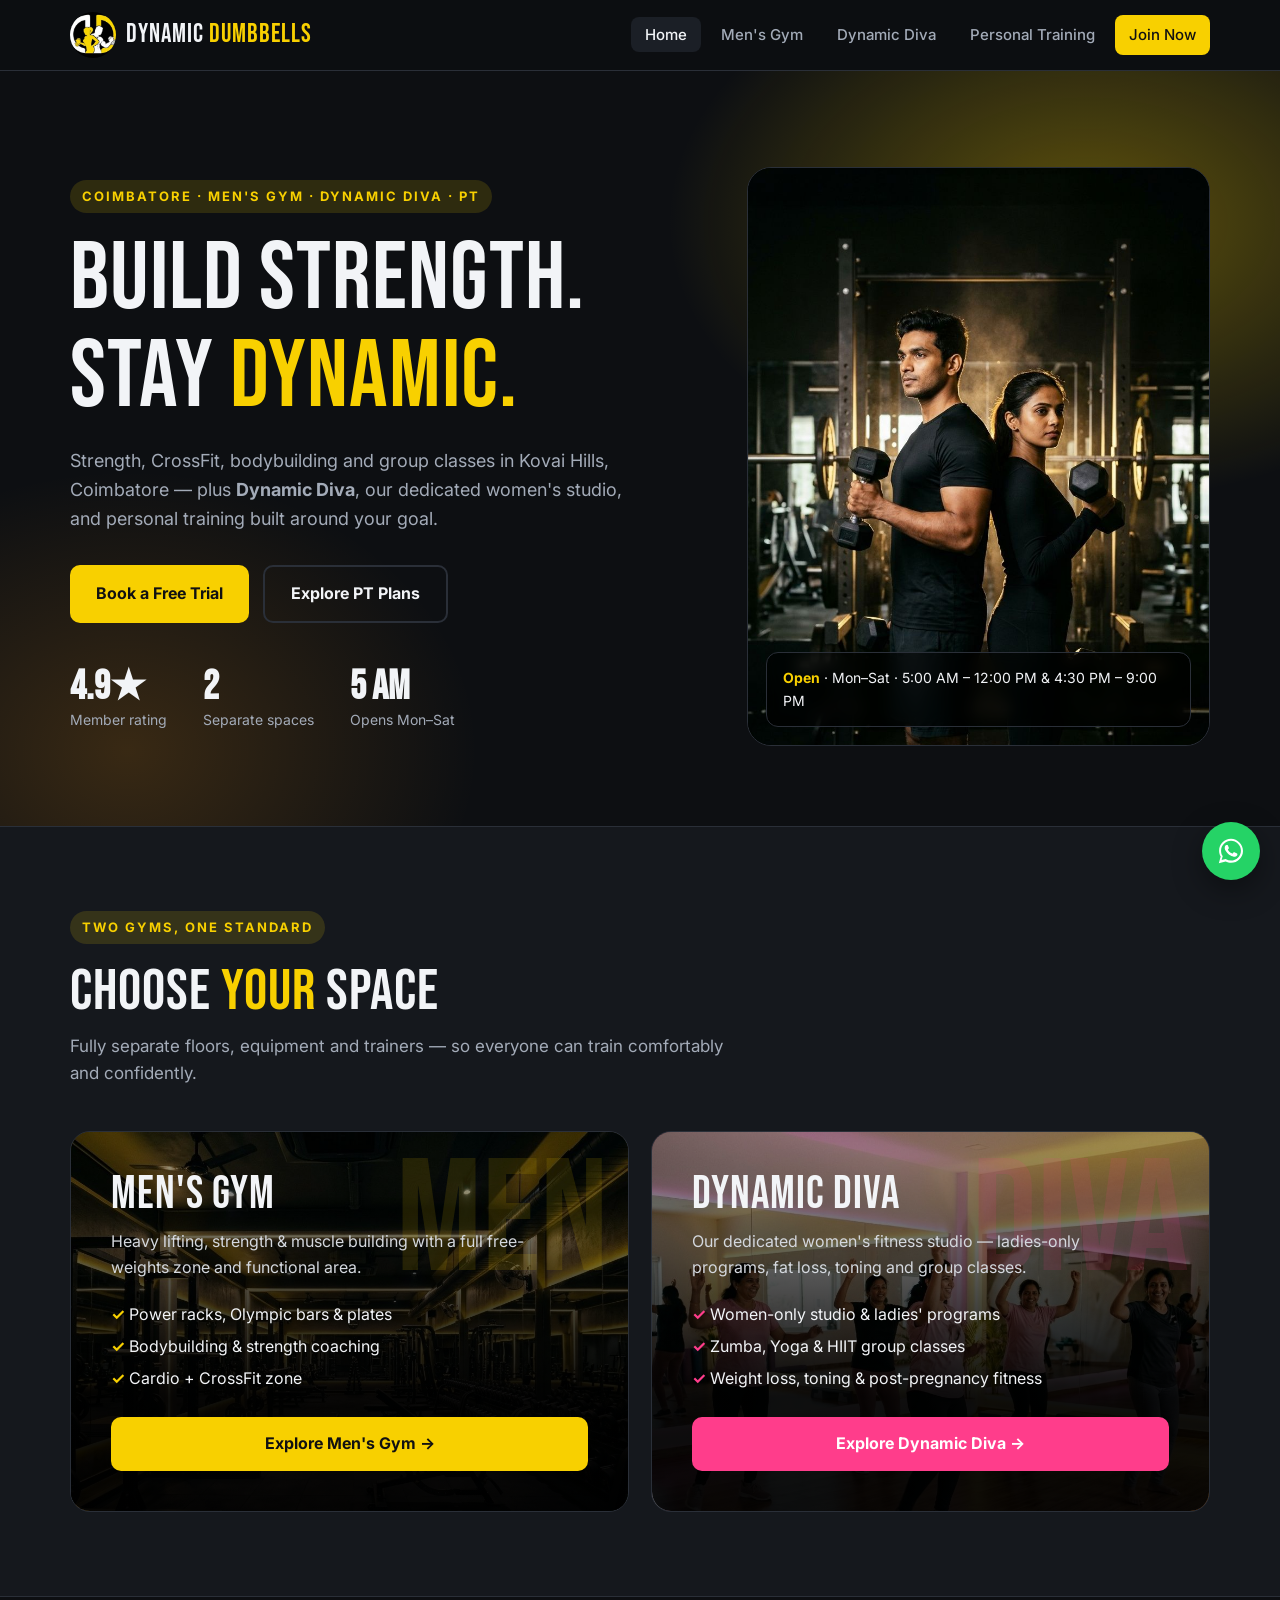
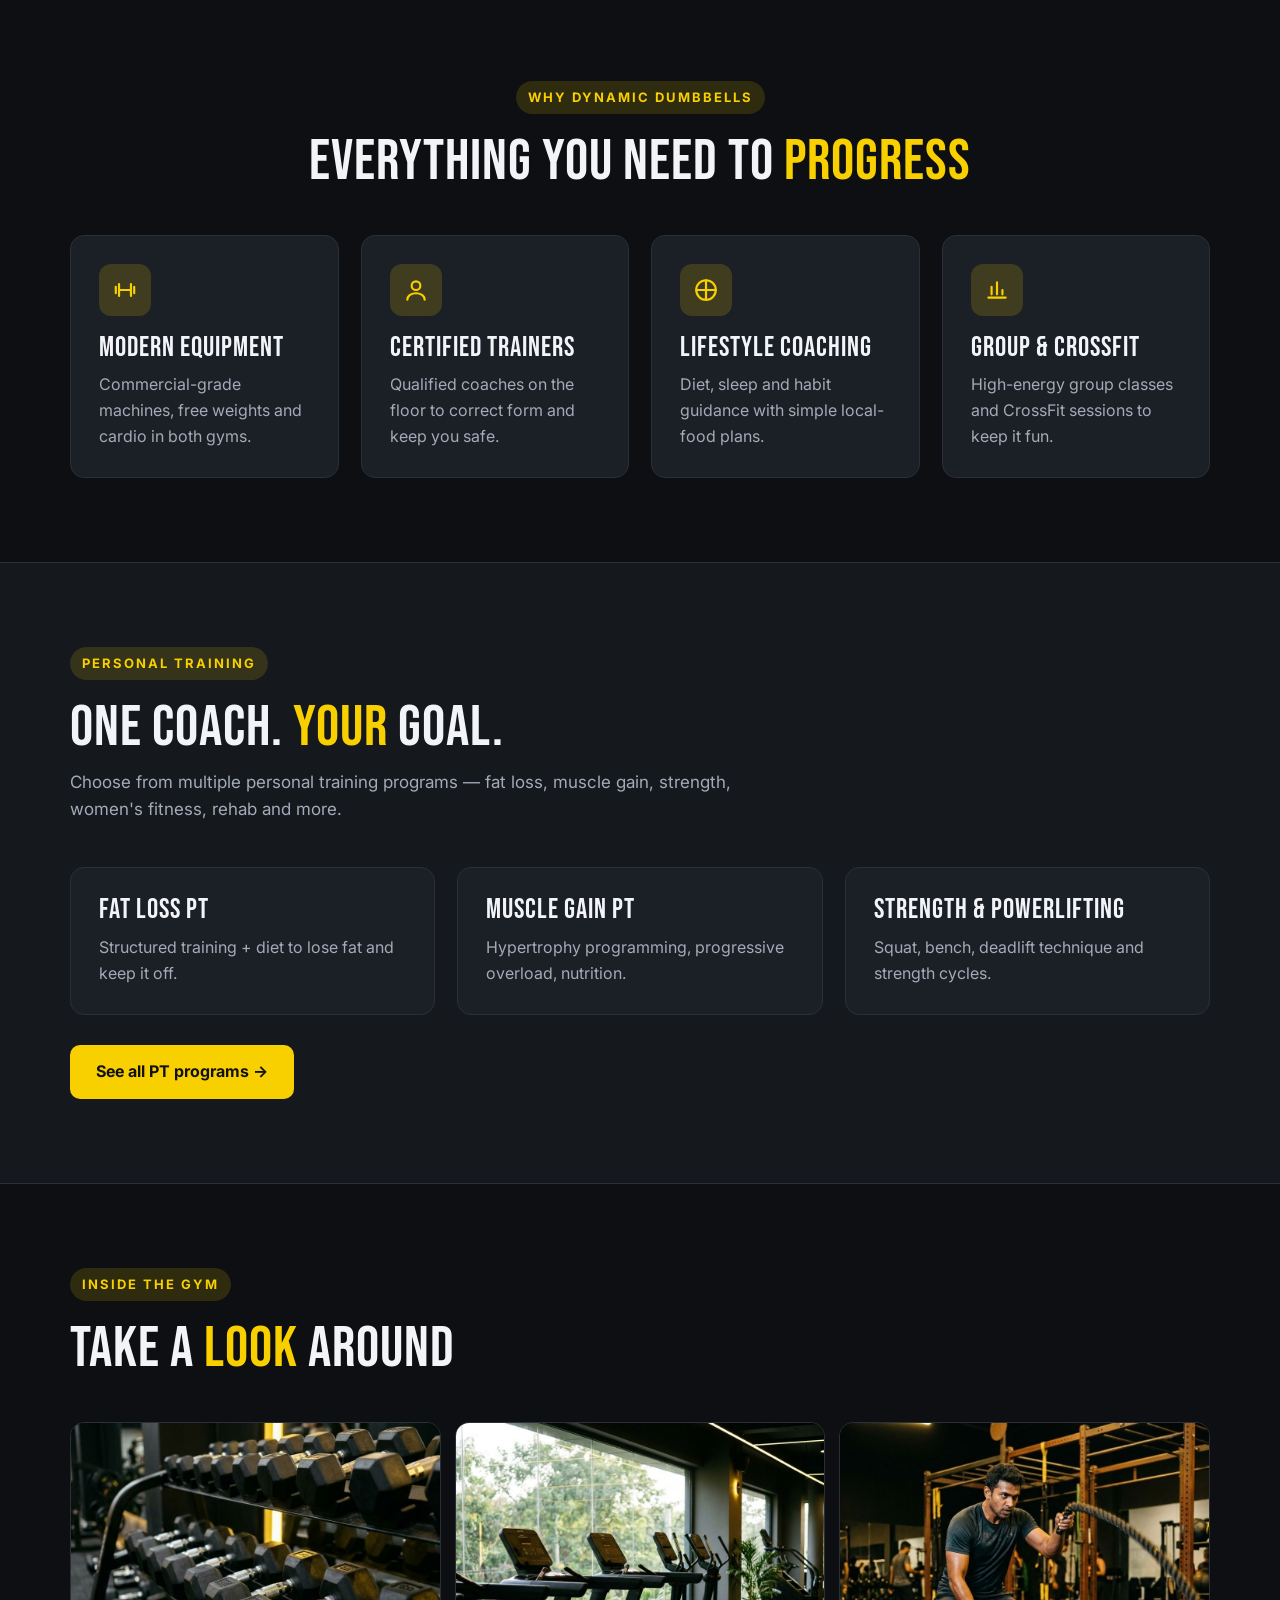
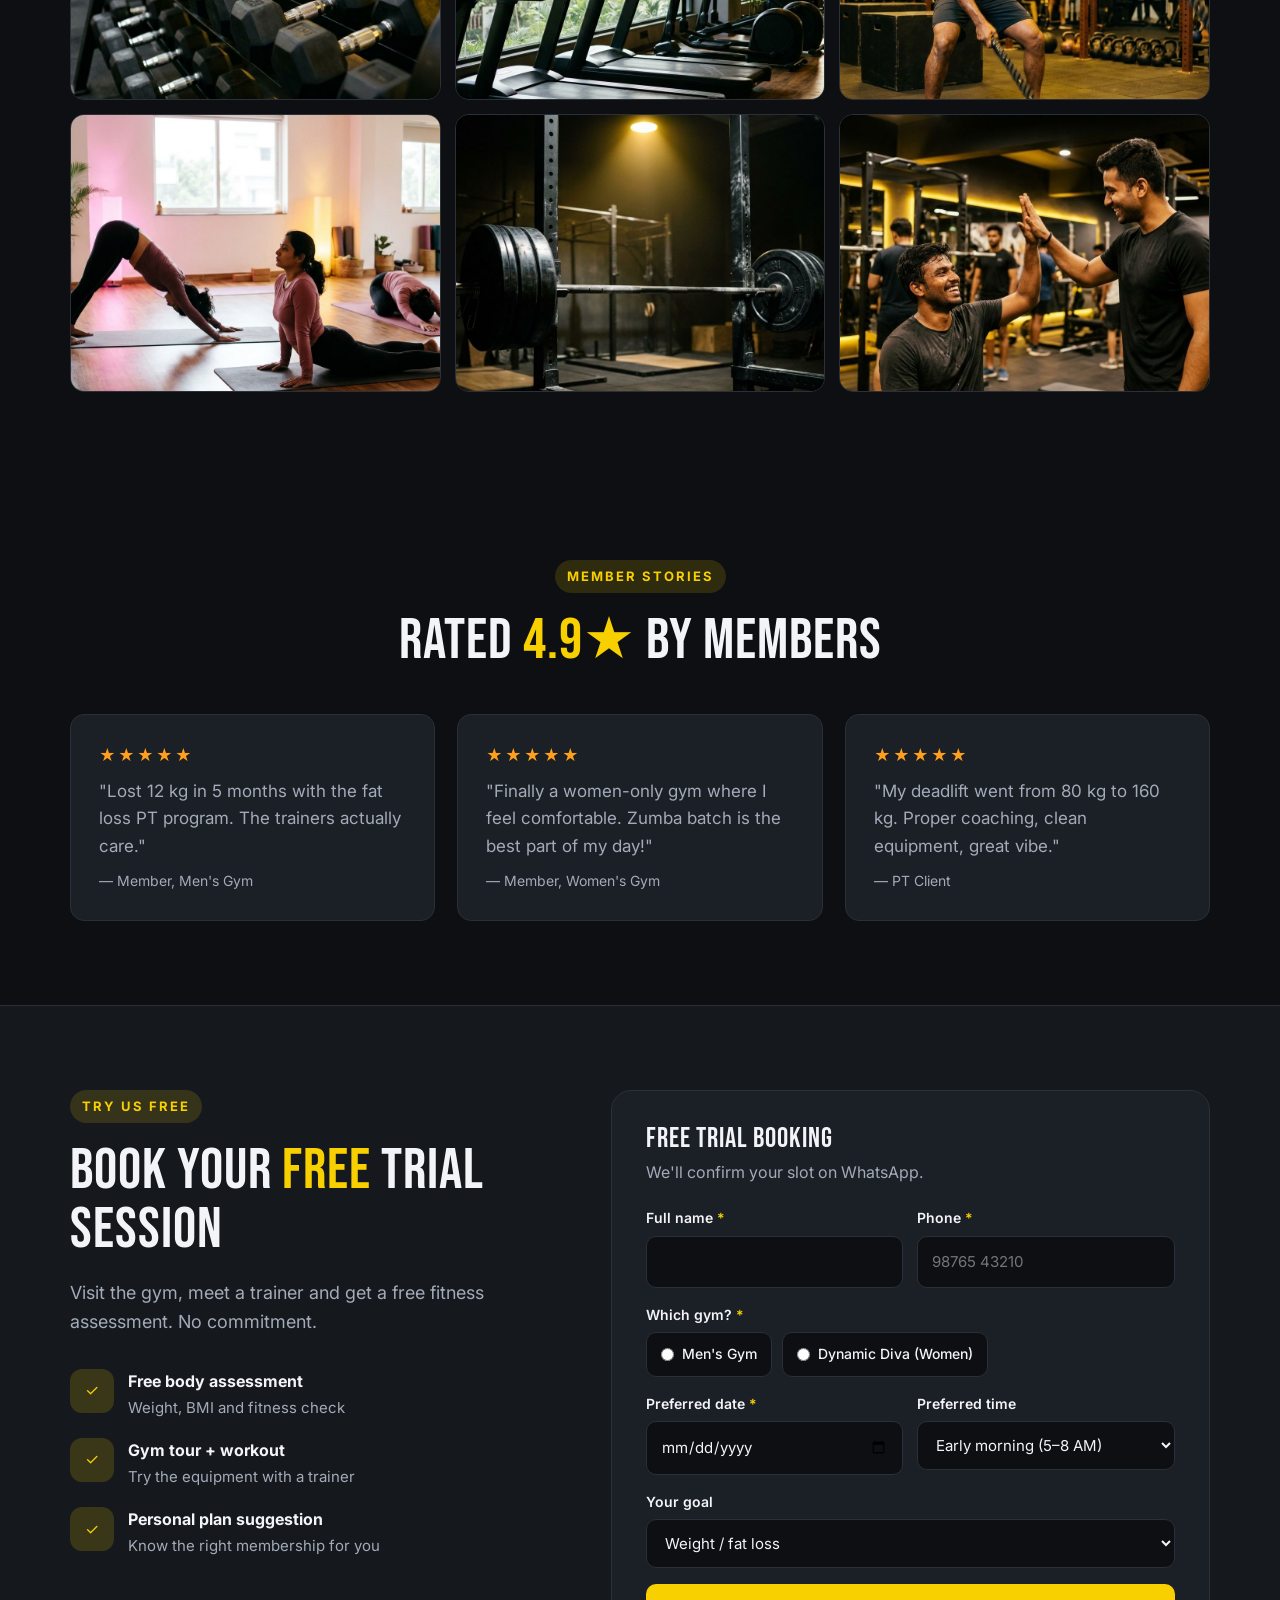
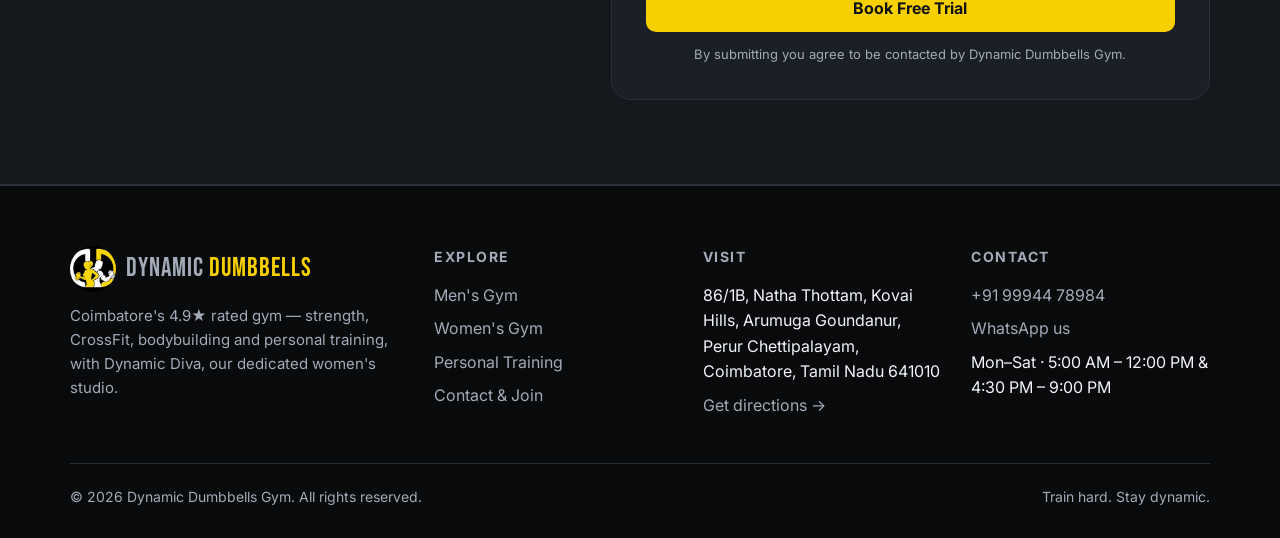
<file: index.html>
<!DOCTYPE html>
<html lang="en">
<head>
  <meta charset="UTF-8">
  <meta name="viewport" content="width=device-width, initial-scale=1.0">
  <title>Dynamic Dumbbells Gym, Coimbatore — Men's Gym, Dynamic Diva Women's Studio &amp; Personal Training</title>
  <meta name="description" content="Dynamic Dumbbells Gym, Perur Chettipalayam, Coimbatore. 4.9★ rated. Strength, CrossFit, bodybuilding, group classes, personal training and Dynamic Diva women's studio. Book a free trial.">
  <link rel="preconnect" href="https://fonts.googleapis.com">
  <link rel="preconnect" href="https://fonts.gstatic.com" crossorigin>
  <link href="https://fonts.googleapis.com/css2?family=Bebas+Neue&family=Inter:wght@400;500;600;700;800&display=swap" rel="stylesheet">
  <meta property="og:title" content="Dynamic Dumbbells Gym, Coimbatore">
  <meta property="og:description" content="4.9★ rated gym in Kovai Hills, Coimbatore — strength, CrossFit, Dynamic Diva women&#39;s studio &amp; personal training.">
  <meta property="og:image" content="https://prasanth-mj.github.io/dynamic-dumbbells/images/og-image.jpg">
  <meta property="og:type" content="website">
  <link rel="icon" href="images/logo.png">
  <link rel="apple-touch-icon" href="images/logo.png">
  <meta name="theme-color" content="#0d0f12">
  <link rel="stylesheet" href="styles.css">
</head>
<body data-page="home">
  <div id="site-header"></div>

  <main>
    <!-- HERO -->
    <section class="hero">
      <div class="container">
        <div>
          <span class="eyebrow">Coimbatore · Men's Gym · Dynamic Diva · PT</span>
          <h1>Build Strength.<br>Stay <em>Dynamic.</em></h1>
          <p class="lead">Strength, CrossFit, bodybuilding and group classes in Kovai Hills, Coimbatore — plus <b>Dynamic Diva</b>, our dedicated women's studio, and personal training built around your goal.</p>
          <div class="hero-actions">
            <a href="#free-trial" class="btn">Book a Free Trial</a>
            <a href="personal-training.html" class="btn btn-outline">Explore PT Plans</a>
          </div>
          <div class="hero-stats">
            <div><strong>4.9★</strong><span>Member rating</span></div>
            <div><strong>2</strong><span>Separate spaces</span></div>
            <div><strong>5 AM</strong><span>Opens Mon–Sat</span></div>
          </div>
        </div>
        <div class="hero-art reveal">
          <img class="hero-photo" src="images/home-hero.jpg" alt="Members training at Dynamic Dumbbells Gym" onerror="this.remove()">
          <svg viewBox="0 0 200 120" fill="none" aria-hidden="true">
            <defs><linearGradient id="g" x1="0" x2="1"><stop offset="0" stop-color="#f8d000"/><stop offset="1" stop-color="#ffffff"/></linearGradient></defs>
            <rect x="8" y="30" width="18" height="60" rx="5" fill="url(#g)"/>
            <rect x="30" y="20" width="22" height="80" rx="6" fill="url(#g)"/>
            <rect x="52" y="54" width="96" height="12" rx="6" fill="#d9dde3"/>
            <rect x="148" y="20" width="22" height="80" rx="6" fill="url(#g)"/>
            <rect x="174" y="30" width="18" height="60" rx="5" fill="url(#g)"/>
          </svg>
          <div class="tag"><b>Open</b> · <span data-gym="hours"></span></div>
        </div>
      </div>
    </section>

    <!-- TWO GYMS -->
    <section class="section-alt">
      <div class="container">
        <div class="section-head">
          <span class="eyebrow">Two gyms, one standard</span>
          <h2>Choose <em>your</em> space</h2>
          <p>Fully separate floors, equipment and trainers — so everyone can train comfortably and confidently.</p>
        </div>
        <div class="gym-split">
          <article class="gym-card men reveal">
            <img class="card-photo" src="images/mens-card.jpg" alt="" onerror="this.remove()">
            <span class="big">MEN</span>
            <h3>Men's Gym</h3>
            <p>Heavy lifting, strength &amp; muscle building with a full free-weights zone and functional area.</p>
            <ul>
              <li>Power racks, Olympic bars &amp; plates</li>
              <li>Bodybuilding &amp; strength coaching</li>
              <li>Cardio + CrossFit zone</li>
            </ul>
            <a href="mens-gym.html" class="btn">Explore Men's Gym →</a>
          </article>
          <article class="gym-card women reveal">
            <img class="card-photo" src="images/diva-card.jpg" alt="" onerror="this.remove()">
            <span class="big">DIVA</span>
            <h3>Dynamic Diva</h3>
            <p>Our dedicated women's fitness studio — ladies-only programs, fat loss, toning and group classes.</p>
            <ul>
              <li>Women-only studio &amp; ladies' programs</li>
              <li>Zumba, Yoga &amp; HIIT group classes</li>
              <li>Weight loss, toning &amp; post-pregnancy fitness</li>
            </ul>
            <a href="womens-gym.html" class="btn">Explore Dynamic Diva →</a>
          </article>
        </div>
      </div>
    </section>

    <!-- WHY US -->
    <section>
      <div class="container">
        <div class="section-head center">
          <span class="eyebrow">Why Dynamic Dumbbells</span>
          <h2>Everything you need to <em>progress</em></h2>
        </div>
        <div class="grid grid-4">
          <div class="card reveal">
            <div class="icon"><svg viewBox="0 0 24 24" fill="none" stroke="currentColor" stroke-width="2" stroke-linecap="round"><path d="M6.5 6.5v11M17.5 6.5v11M3.5 9v6M20.5 9v6M6.5 12h11"/></svg></div>
            <h3>Modern Equipment</h3>
            <p>Commercial-grade machines, free weights and cardio in both gyms.</p>
          </div>
          <div class="card reveal">
            <div class="icon"><svg viewBox="0 0 24 24" fill="none" stroke="currentColor" stroke-width="2" stroke-linecap="round"><circle cx="12" cy="8" r="4"/><path d="M4 21c0-4 4-6 8-6s8 2 8 6"/></svg></div>
            <h3>Certified Trainers</h3>
            <p>Qualified coaches on the floor to correct form and keep you safe.</p>
          </div>
          <div class="card reveal">
            <div class="icon"><svg viewBox="0 0 24 24" fill="none" stroke="currentColor" stroke-width="2" stroke-linecap="round"><path d="M12 3v18M3 12h18"/><circle cx="12" cy="12" r="9"/></svg></div>
            <h3>Lifestyle Coaching</h3>
            <p>Diet, sleep and habit guidance with simple local-food plans.</p>
          </div>
          <div class="card reveal">
            <div class="icon"><svg viewBox="0 0 24 24" fill="none" stroke="currentColor" stroke-width="2" stroke-linecap="round"><path d="M4 19h16M7 16V9M12 16V5M17 16v-4"/></svg></div>
            <h3>Group &amp; CrossFit</h3>
            <p>High-energy group classes and CrossFit sessions to keep it fun.</p>
          </div>
        </div>
      </div>
    </section>

    <!-- PT TEASER -->
    <section class="section-alt">
      <div class="container">
        <div class="section-head">
          <span class="eyebrow">Personal Training</span>
          <h2>One coach. <em>Your</em> goal.</h2>
          <p>Choose from multiple personal training programs — fat loss, muscle gain, strength, women's fitness, rehab and more.</p>
        </div>
        <div class="grid grid-3">
          <div class="card reveal"><h3>Fat Loss PT</h3><p>Structured training + diet to lose fat and keep it off.</p></div>
          <div class="card reveal"><h3>Muscle Gain PT</h3><p>Hypertrophy programming, progressive overload, nutrition.</p></div>
          <div class="card reveal"><h3>Strength &amp; Powerlifting</h3><p>Squat, bench, deadlift technique and strength cycles.</p></div>
        </div>
        <div style="margin-top:30px"><a href="personal-training.html" class="btn">See all PT programs →</a></div>
      </div>
    </section>

    <!-- GALLERY (hidden automatically until photos are added) -->
    <section id="gallery">
      <div class="container">
        <div class="section-head">
          <span class="eyebrow">Inside the gym</span>
          <h2>Take a <em>look</em> around</h2>
        </div>
        <div class="gallery">
          <figure class="reveal"><img src="images/gallery-1.jpg" alt="Free weights area" loading="lazy" onerror="this.parentNode.remove()"></figure>
          <figure class="reveal"><img src="images/gallery-2.jpg" alt="Cardio zone" loading="lazy" onerror="this.parentNode.remove()"></figure>
          <figure class="reveal"><img src="images/gallery-3.jpg" alt="CrossFit session" loading="lazy" onerror="this.parentNode.remove()"></figure>
          <figure class="reveal"><img src="images/gallery-4.jpg" alt="Dynamic Diva group class" loading="lazy" onerror="this.parentNode.remove()"></figure>
          <figure class="reveal"><img src="images/gallery-5.jpg" alt="Squat rack area" loading="lazy" onerror="this.parentNode.remove()"></figure>
          <figure class="reveal"><img src="images/gallery-6.jpg" alt="Trainer coaching a member" loading="lazy" onerror="this.parentNode.remove()"></figure>
        </div>
      </div>
    </section>

    <!-- TESTIMONIALS -->
    <section>
      <div class="container">
        <div class="section-head center">
          <span class="eyebrow">Member stories</span>
          <h2>Rated <em>4.9★</em> by members</h2>
        </div>
        <!-- TODO: replace with real Google reviews (copy text + first name with permission) -->
        <div class="grid grid-3">
          <div class="card reveal"><div class="stars">★★★★★</div><p class="quote">"Lost 12 kg in 5 months with the fat loss PT program. The trainers actually care."</p><p class="quote-by">— Member, Men's Gym</p></div>
          <div class="card reveal"><div class="stars">★★★★★</div><p class="quote">"Finally a women-only gym where I feel comfortable. Zumba batch is the best part of my day!"</p><p class="quote-by">— Member, Women's Gym</p></div>
          <div class="card reveal"><div class="stars">★★★★★</div><p class="quote">"My deadlift went from 80 kg to 160 kg. Proper coaching, clean equipment, great vibe."</p><p class="quote-by">— PT Client</p></div>
        </div>
      </div>
    </section>

    <!-- FORM: FREE TRIAL -->
    <section class="form-section section-alt" id="free-trial">
      <div class="container">
        <div>
          <span class="eyebrow">Try us free</span>
          <h2>Book your <em>free</em> trial session</h2>
          <p class="lead">Visit the gym, meet a trainer and get a free fitness assessment. No commitment.</p>
          <ul class="info-list">
            <li><div class="icon">✓</div><div><b>Free body assessment</b><span>Weight, BMI and fitness check</span></div></li>
            <li><div class="icon">✓</div><div><b>Gym tour + workout</b><span>Try the equipment with a trainer</span></div></li>
            <li><div class="icon">✓</div><div><b>Personal plan suggestion</b><span>Know the right membership for you</span></div></li>
          </ul>
        </div>
        <div class="form-card">
          <h3>Free Trial Booking</h3>
          <p>We'll confirm your slot on WhatsApp.</p>
          <form data-form="Free Trial Booking" novalidate>
            <div class="form-row">
              <div class="field"><label for="ft-name">Full name <span class="req">*</span></label><input id="ft-name" name="Name" required autocomplete="name"><span class="error">Please enter your name</span></div>
              <div class="field"><label for="ft-phone">Phone <span class="req">*</span></label><input id="ft-phone" name="Phone" type="tel" required autocomplete="tel" placeholder="98765 43210"><span class="error">Enter a valid phone number</span></div>
            </div>
            <div class="field">
              <label>Which gym? <span class="req">*</span></label>
              <div class="choice-group">
                <label><input type="radio" name="Gym" value="Men's Gym" required> Men's Gym</label>
                <label><input type="radio" name="Gym" value="Dynamic Diva (Women)"> Dynamic Diva (Women)</label>
              </div>
              <span class="error">Please choose a gym</span>
            </div>
            <div class="form-row">
              <div class="field"><label for="ft-date">Preferred date <span class="req">*</span></label><input id="ft-date" name="Date" type="date" required><span class="error">Pick a date</span></div>
              <div class="field"><label for="ft-time">Preferred time</label>
                <select id="ft-time" name="Time">
                  <option>Early morning (5–8 AM)</option><option>Morning (8 AM–12 PM)</option><option>Evening (4:30–7 PM)</option><option>Night (7–9 PM)</option>
                </select>
              </div>
            </div>
            <div class="field"><label for="ft-goal">Your goal</label>
              <select id="ft-goal" name="Goal">
                <option>Weight / fat loss</option><option>Muscle gain</option><option>Strength / CrossFit</option><option>General fitness</option><option>Not sure yet</option>
              </select>
            </div>
            <button class="btn btn-block" type="submit">Book Free Trial</button>
            <p class="form-note">By submitting you agree to be contacted by Dynamic Dumbbells Gym.</p>
          </form>
          <div class="form-success"><div class="tick">✓</div><h3>Thank you<span data-name></span>!</h3><p>Your trial request is ready on WhatsApp — just hit send and we'll confirm your slot.</p></div>
        </div>
      </div>
    </section>
  </main>

  <div id="site-footer"></div>
  <script src="script.js"></script>
</body>
</html>
</file>
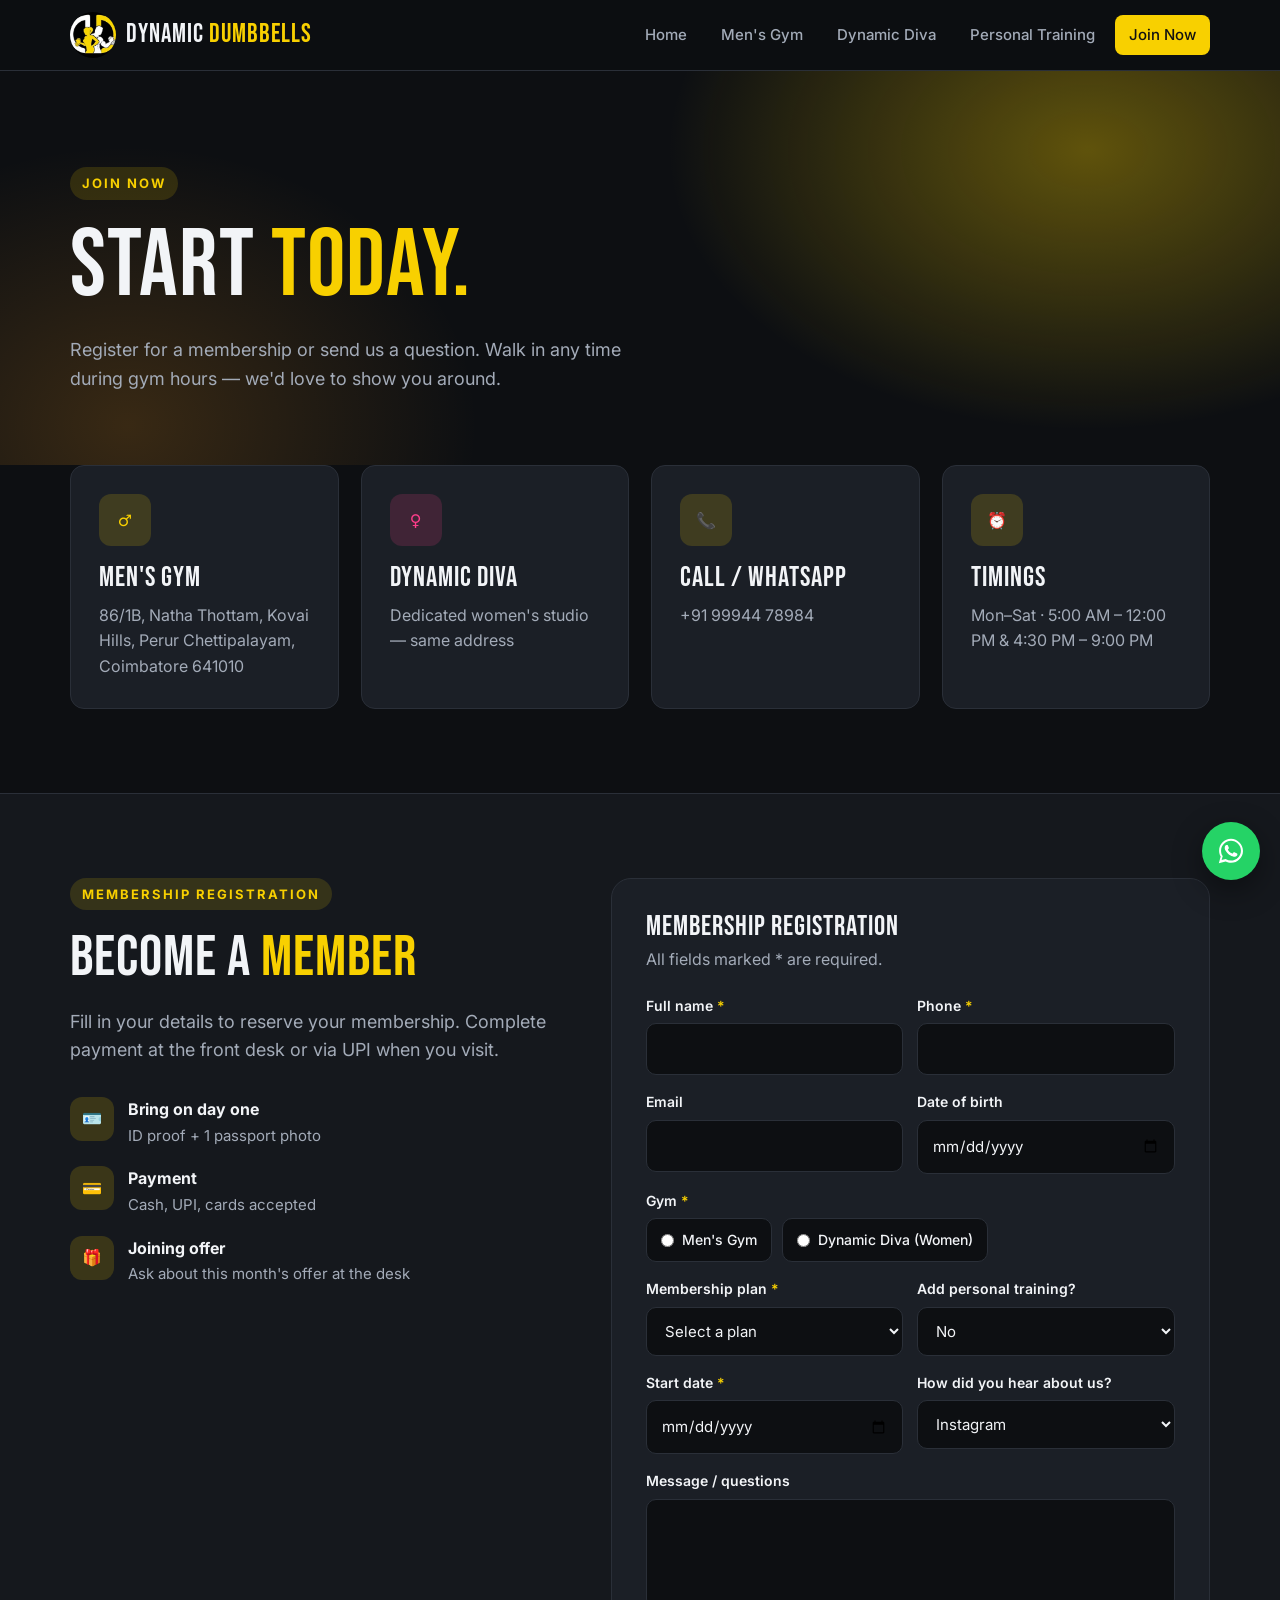
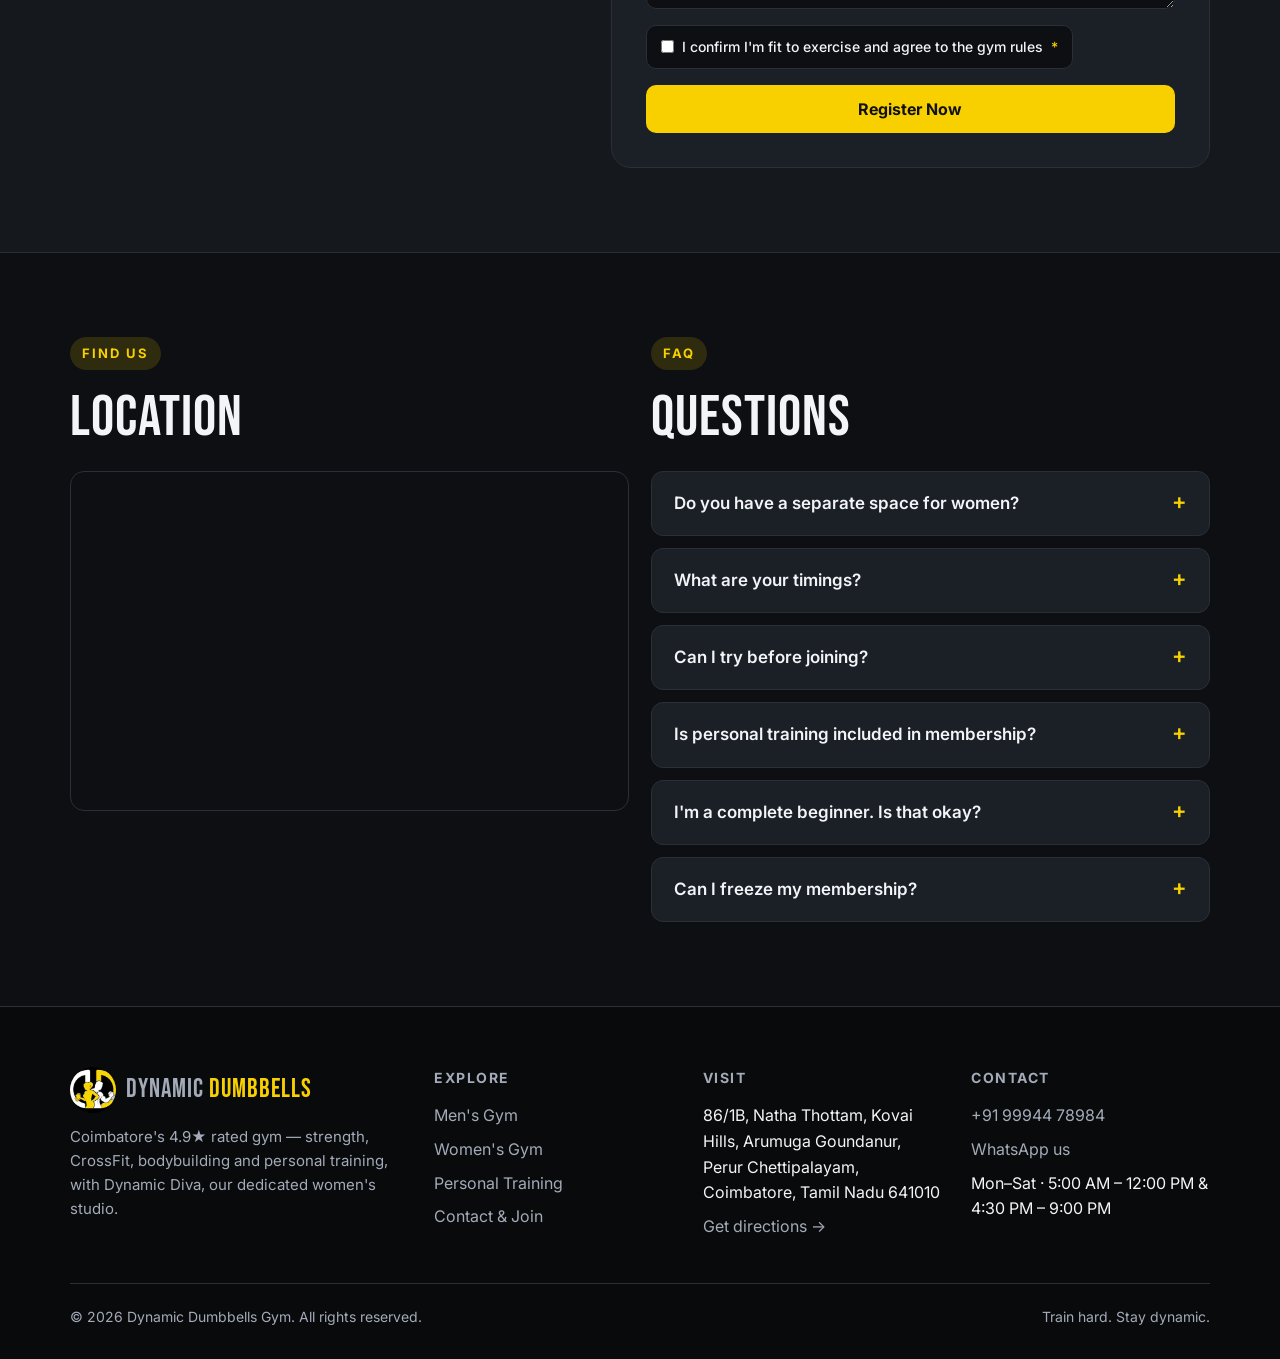
<file: contact.html>
<!DOCTYPE html>
<html lang="en">
<head>
  <meta charset="UTF-8">
  <meta name="viewport" content="width=device-width, initial-scale=1.0">
  <title>Join &amp; Contact — Dynamic Dumbbells Gym, Coimbatore</title>
  <meta name="description" content="Join Dynamic Dumbbells Gym, 86/1B Natha Thottam, Kovai Hills, Perur Chettipalayam, Coimbatore. Call +91 99944 78984. Membership registration, timings and FAQs.">
  <link rel="preconnect" href="https://fonts.googleapis.com">
  <link rel="preconnect" href="https://fonts.gstatic.com" crossorigin>
  <link href="https://fonts.googleapis.com/css2?family=Bebas+Neue&family=Inter:wght@400;500;600;700;800&display=swap" rel="stylesheet">
  <meta property="og:title" content="Join Dynamic Dumbbells Gym">
  <meta property="og:description" content="4.9★ rated gym in Kovai Hills, Coimbatore — strength, CrossFit, Dynamic Diva women&#39;s studio &amp; personal training.">
  <meta property="og:image" content="https://prasanth-mj.github.io/dynamic-dumbbells/images/og-image.jpg">
  <meta property="og:type" content="website">
  <link rel="icon" href="images/logo.png">
  <link rel="apple-touch-icon" href="images/logo.png">
  <meta name="theme-color" content="#0d0f12">
  <link rel="stylesheet" href="styles.css">
  <style>
    details { background: var(--card); border: 1px solid var(--line); border-radius: 12px; padding: 18px 22px; }
    details + details { margin-top: 12px; }
    summary { cursor: pointer; font-weight: 600; font-size: 17px; list-style: none; display: flex; justify-content: space-between; gap: 12px; }
    summary::after { content: "+"; color: var(--accent); font-size: 22px; line-height: 1; }
    details[open] summary::after { content: "–"; }
    details p { color: var(--muted); margin-top: 10px; }
  </style>
</head>
<body data-page="contact">
  <div id="site-header"></div>

  <main>
    <section class="hero" style="padding-bottom:40px">
      <div class="container" style="grid-template-columns:1fr">
        <div>
          <span class="eyebrow">Join now</span>
          <h1>Start <em>today.</em></h1>
          <p class="lead">Register for a membership or send us a question. Walk in any time during gym hours — we'd love to show you around.</p>
        </div>
      </div>
    </section>

    <!-- CONTACT CARDS -->
    <section style="padding-top:0">
      <div class="container">
        <div class="grid grid-4">
          <div class="card reveal" style="--accent:var(--men)"><div class="icon">♂</div><h3>Men's Gym</h3><p data-gym="menAddress"></p></div>
          <div class="card reveal" style="--accent:var(--women)"><div class="icon">♀</div><h3>Dynamic Diva</h3><p>Dedicated women's studio — same address</p></div>
          <div class="card reveal"><div class="icon">📞</div><h3>Call / WhatsApp</h3><p><a data-gym-tel data-gym="phone"></a></p></div>
          <div class="card reveal"><div class="icon">⏰</div><h3>Timings</h3><p data-gym="hours"></p></div>
        </div>
      </div>
    </section>

    <!-- REGISTRATION FORM -->
    <section class="form-section section-alt" id="join">
      <div class="container">
        <div>
          <span class="eyebrow">Membership registration</span>
          <h2>Become a <em>member</em></h2>
          <p class="lead">Fill in your details to reserve your membership. Complete payment at the front desk or via UPI when you visit.</p>
          <ul class="info-list">
            <li><div class="icon">🪪</div><div><b>Bring on day one</b><span>ID proof + 1 passport photo</span></div></li>
            <li><div class="icon">💳</div><div><b>Payment</b><span>Cash, UPI, cards accepted</span></div></li>
            <li><div class="icon">🎁</div><div><b>Joining offer</b><span>Ask about this month's offer at the desk</span></div></li>
          </ul>
        </div>
        <div class="form-card">
          <h3>Membership Registration</h3>
          <p>All fields marked * are required.</p>
          <form data-form="New Membership Registration" novalidate>
            <div class="form-row">
              <div class="field"><label for="c-name">Full name <span class="req">*</span></label><input id="c-name" name="Name" required autocomplete="name"><span class="error">Please enter your name</span></div>
              <div class="field"><label for="c-phone">Phone <span class="req">*</span></label><input id="c-phone" name="Phone" type="tel" required autocomplete="tel"><span class="error">Enter a valid phone number</span></div>
            </div>
            <div class="form-row">
              <div class="field"><label for="c-email">Email</label><input id="c-email" name="Email" type="email" autocomplete="email"><span class="error">Enter a valid email</span></div>
              <div class="field"><label for="c-dob">Date of birth</label><input id="c-dob" name="Date of birth" type="date"></div>
            </div>
            <div class="field">
              <label>Gym <span class="req">*</span></label>
              <div class="choice-group">
                <label><input type="radio" name="Gym" value="Men's Gym" required> Men's Gym</label>
                <label><input type="radio" name="Gym" value="Dynamic Diva (Women)"> Dynamic Diva (Women)</label>
              </div>
              <span class="error">Please choose a gym</span>
            </div>
            <div class="form-row">
              <div class="field"><label for="c-plan">Membership plan <span class="req">*</span></label>
                <select id="c-plan" name="Plan" required>
                  <option value="">Select a plan</option><option>Monthly</option><option>Quarterly</option><option>Half-Yearly</option><option>Yearly</option>
                </select><span class="error">Please choose a plan</span>
              </div>
              <div class="field"><label for="c-pt">Add personal training?</label>
                <select id="c-pt" name="Personal training">
                  <option>No</option><option>Fat Loss</option><option>Muscle Gain</option><option>Strength &amp; Powerlifting</option><option>Women's Fitness</option><option>Competition Prep</option><option>Rehab &amp; Mobility</option><option>Lifestyle Coaching</option><option>Online Coaching</option>
                </select>
              </div>
            </div>
            <div class="form-row">
              <div class="field"><label for="c-start">Start date <span class="req">*</span></label><input id="c-start" name="Start date" type="date" required><span class="error">Pick a start date</span></div>
              <div class="field"><label for="c-source">How did you hear about us?</label>
                <select id="c-source" name="Source"><option>Instagram</option><option>Google</option><option>Friend / family</option><option>Walked past</option><option>Other</option></select>
              </div>
            </div>
            <div class="field"><label for="c-msg">Message / questions</label><textarea id="c-msg" name="Message"></textarea></div>
            <div class="field">
              <div class="choice-group">
                <label><input type="checkbox" name="Consent" value="Agreed" required> I confirm I'm fit to exercise and agree to the gym rules <span class="req">*</span></label>
              </div>
              <span class="error">Please confirm to continue</span>
            </div>
            <button class="btn btn-block" type="submit">Register Now</button>
          </form>
          <div class="form-success"><div class="tick">✓</div><h3>Welcome to the team<span data-name></span>!</h3><p>Your registration is ready on WhatsApp — hit send and we'll confirm your membership and start date.</p></div>
        </div>
      </div>
    </section>

    <!-- MAP + FAQ -->
    <section>
      <div class="container grid grid-2" style="align-items:start">
        <div>
          <div class="section-head" style="margin-bottom:24px"><span class="eyebrow">Find us</span><h2>Location</h2></div>
          <div class="map"><iframe title="Gym location map" loading="lazy" src="https://www.google.com/maps?q=Dynamic+Dumbbells+Gym,+86/1B+Natha+Thottam,+Kovai+Hills,+Perur+Chettipalayam,+Coimbatore+641010&output=embed"></iframe></div>
        </div>
        <div>
          <div class="section-head" style="margin-bottom:24px"><span class="eyebrow">FAQ</span><h2>Questions</h2></div>
          <details><summary>Do you have a separate space for women?</summary><p>Yes — Dynamic Diva is our dedicated women's fitness studio with ladies-only programs and group classes.</p></details>
          <details><summary>What are your timings?</summary><p>Monday to Saturday, 5:00 AM – 12:00 PM and 4:30 PM – 9:00 PM. Call us for holiday timings.</p></details>
          <details><summary>Can I try before joining?</summary><p>Yes — book a free trial on the home page and get a free assessment and workout.</p></details>
          <details><summary>Is personal training included in membership?</summary><p>PT is a separate add-on. Half-yearly and yearly members get free PT sessions included.</p></details>
          <details><summary>I'm a complete beginner. Is that okay?</summary><p>Absolutely. Floor trainers will teach you the basics and we run a dedicated beginner batch.</p></details>
          <details><summary>Can I freeze my membership?</summary><p>Quarterly and longer plans can be paused for travel or medical reasons — ask at the front desk.</p></details>
        </div>
      </div>
    </section>
  </main>

  <div id="site-footer"></div>
  <script src="script.js"></script>
</body>
</html>
</file>
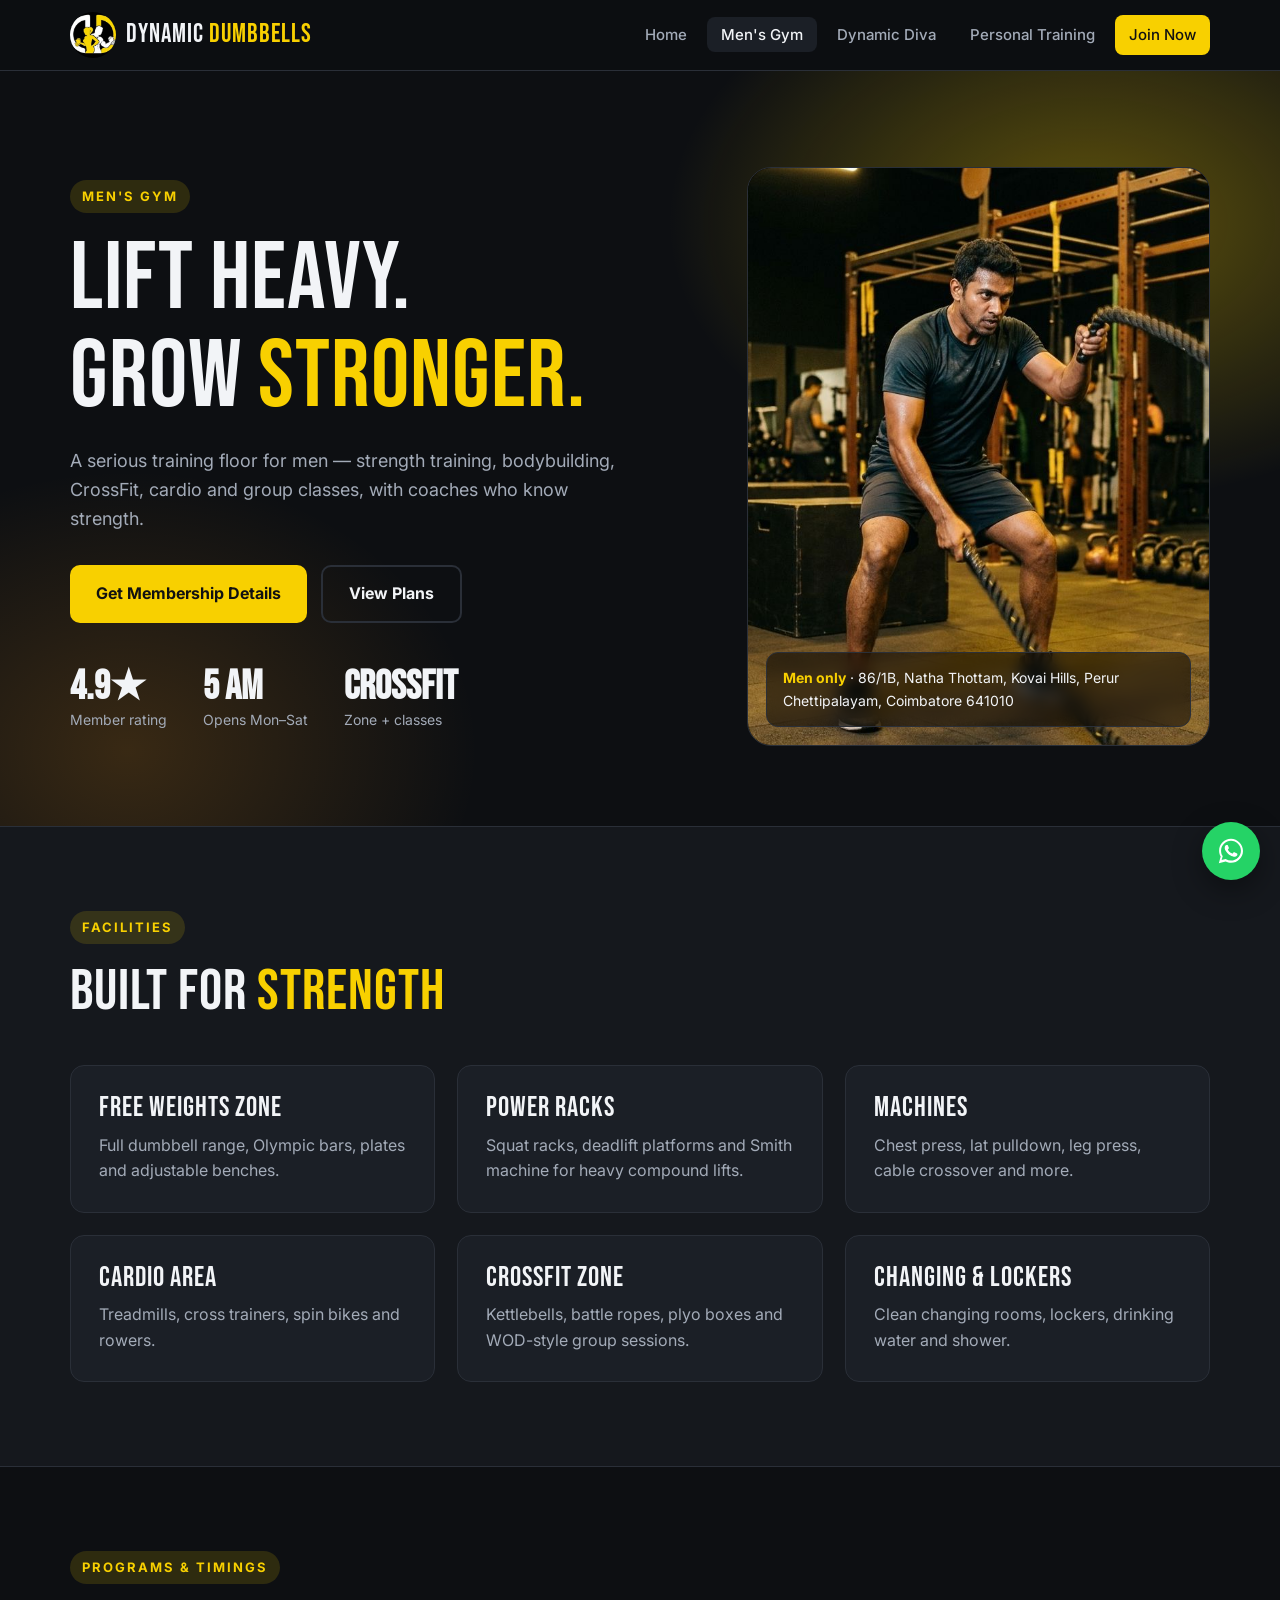
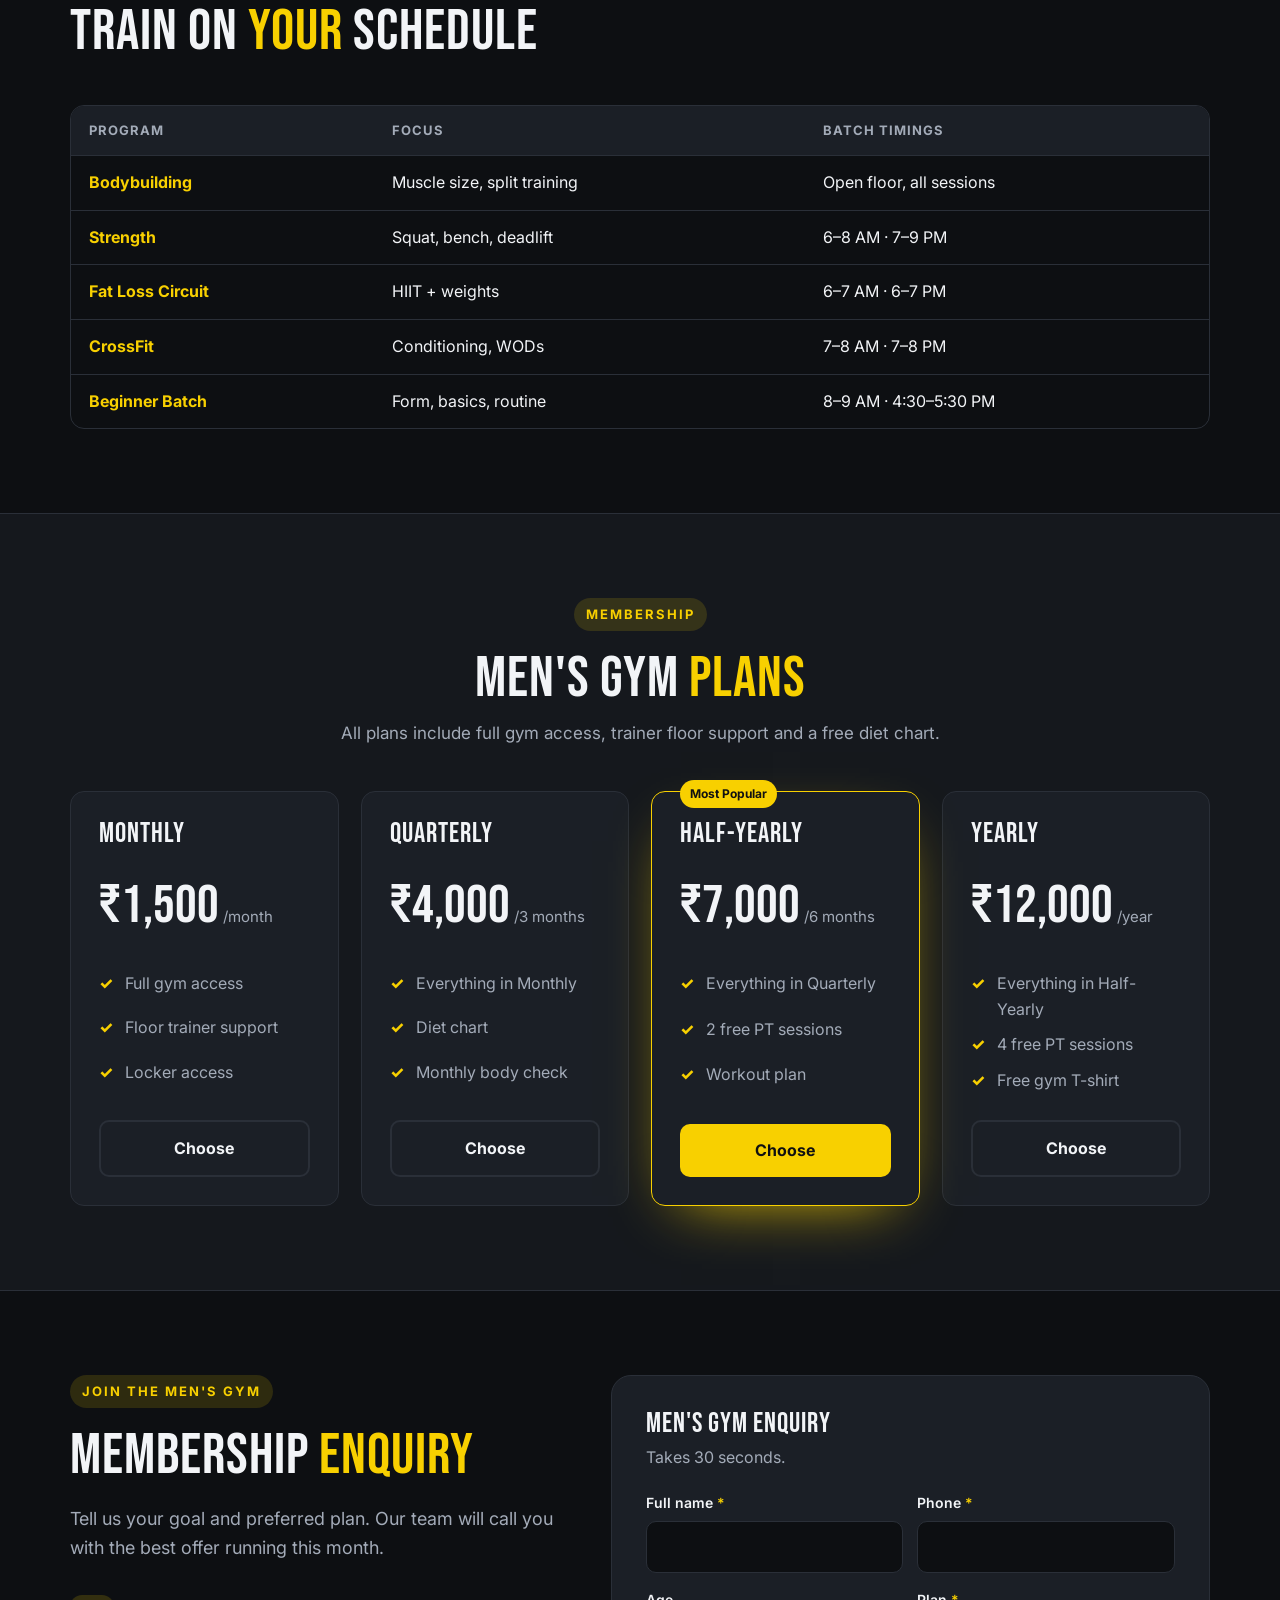
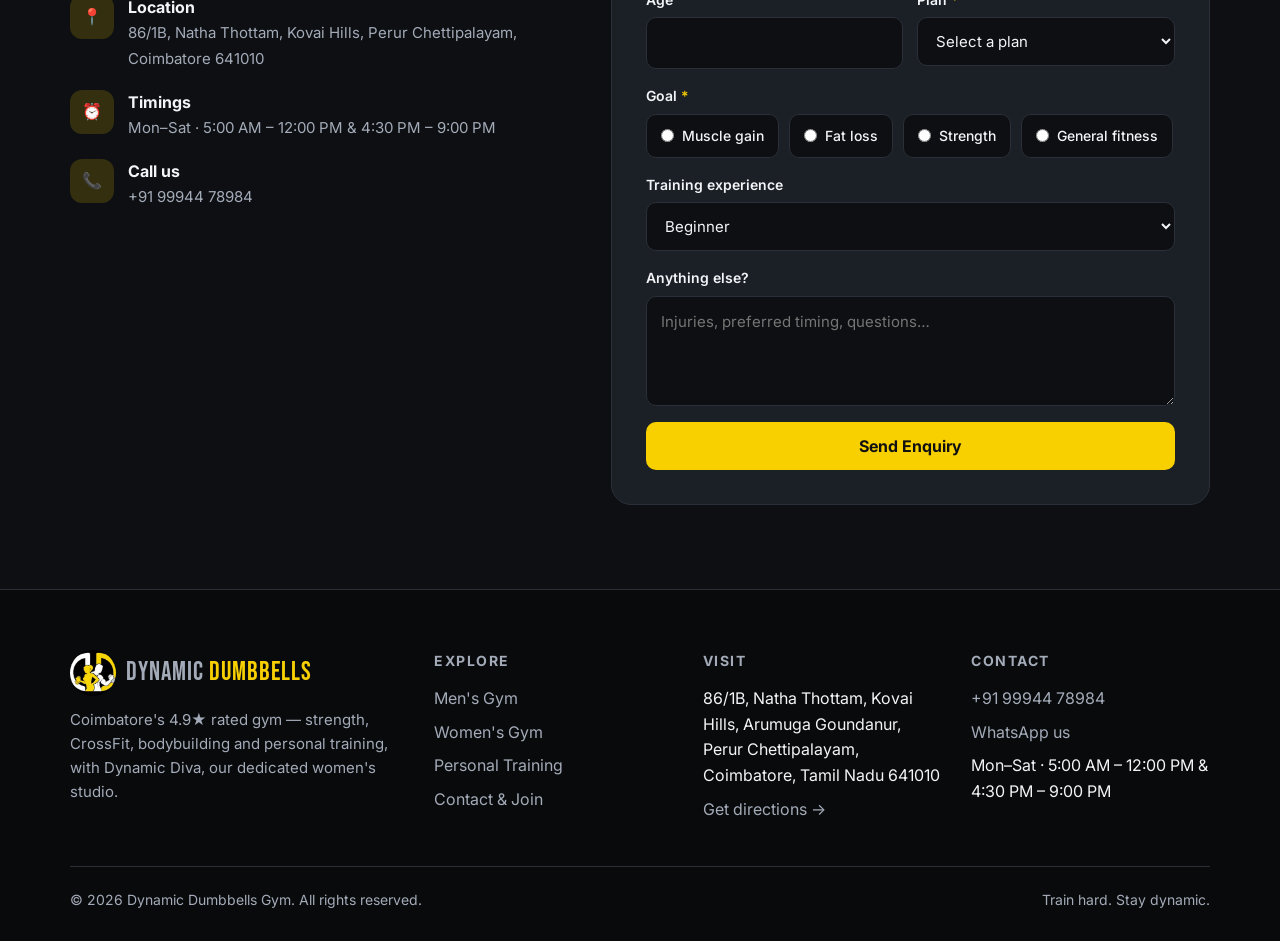
<file: mens-gym.html>
<!DOCTYPE html>
<html lang="en">
<head>
  <meta charset="UTF-8">
  <meta name="viewport" content="width=device-width, initial-scale=1.0">
  <title>Men's Gym — Dynamic Dumbbells Gym, Coimbatore</title>
  <meta name="description" content="Dynamic Dumbbells Men's Gym: strength training, bodybuilding, free weights, cardio and functional training with certified trainers.">
  <link rel="preconnect" href="https://fonts.googleapis.com">
  <link rel="preconnect" href="https://fonts.gstatic.com" crossorigin>
  <link href="https://fonts.googleapis.com/css2?family=Bebas+Neue&family=Inter:wght@400;500;600;700;800&display=swap" rel="stylesheet">
  <meta property="og:title" content="Men&#39;s Gym — Dynamic Dumbbells">
  <meta property="og:description" content="4.9★ rated gym in Kovai Hills, Coimbatore — strength, CrossFit, Dynamic Diva women&#39;s studio &amp; personal training.">
  <meta property="og:image" content="https://prasanth-mj.github.io/dynamic-dumbbells/images/og-image.jpg">
  <meta property="og:type" content="website">
  <link rel="icon" href="images/logo.png">
  <link rel="apple-touch-icon" href="images/logo.png">
  <meta name="theme-color" content="#0d0f12">
  <link rel="stylesheet" href="styles.css">
</head>
<body data-page="men" class="theme-men">
  <div id="site-header"></div>

  <main>
    <section class="hero">
      <div class="container">
        <div>
          <span class="eyebrow">Men's Gym</span>
          <h1>Lift Heavy.<br>Grow <em>Stronger.</em></h1>
          <p class="lead">A serious training floor for men — strength training, bodybuilding, CrossFit, cardio and group classes, with coaches who know strength.</p>
          <div class="hero-actions">
            <a href="#enquiry" class="btn">Get Membership Details</a>
            <a href="#plans" class="btn btn-outline">View Plans</a>
          </div>
          <div class="hero-stats">
            <div><strong>4.9★</strong><span>Member rating</span></div>
            <div><strong>5 AM</strong><span>Opens Mon–Sat</span></div>
            <div><strong>CrossFit</strong><span>Zone + classes</span></div>
          </div>
        </div>
        <div class="hero-art reveal">
          <img class="hero-photo" src="images/mens-hero.jpg" alt="Strength training at Dynamic Dumbbells men's gym" onerror="this.remove()">
          <svg viewBox="0 0 200 120" fill="none" aria-hidden="true">
            <rect x="8" y="30" width="18" height="60" rx="5" fill="#f8d000"/>
            <rect x="30" y="20" width="22" height="80" rx="6" fill="#ffe14d"/>
            <rect x="52" y="54" width="96" height="12" rx="6" fill="#d9dde3"/>
            <rect x="148" y="20" width="22" height="80" rx="6" fill="#ffe14d"/>
            <rect x="174" y="30" width="18" height="60" rx="5" fill="#f8d000"/>
          </svg>
          <div class="tag"><b>Men only</b> · <span data-gym="menAddress"></span></div>
        </div>
      </div>
    </section>

    <!-- FACILITIES -->
    <section class="section-alt">
      <div class="container">
        <div class="section-head">
          <span class="eyebrow">Facilities</span>
          <h2>Built for <em>strength</em></h2>
        </div>
        <div class="grid grid-3">
          <div class="card reveal"><h3>Free Weights Zone</h3><p>Full dumbbell range, Olympic bars, plates and adjustable benches.</p></div>
          <div class="card reveal"><h3>Power Racks</h3><p>Squat racks, deadlift platforms and Smith machine for heavy compound lifts.</p></div>
          <div class="card reveal"><h3>Machines</h3><p>Chest press, lat pulldown, leg press, cable crossover and more.</p></div>
          <div class="card reveal"><h3>Cardio Area</h3><p>Treadmills, cross trainers, spin bikes and rowers.</p></div>
          <div class="card reveal"><h3>CrossFit Zone</h3><p>Kettlebells, battle ropes, plyo boxes and WOD-style group sessions.</p></div>
          <div class="card reveal"><h3>Changing &amp; Lockers</h3><p>Clean changing rooms, lockers, drinking water and shower.</p></div>
        </div>
      </div>
    </section>

    <!-- PROGRAMS + TIMINGS -->
    <section>
      <div class="container">
        <div class="section-head">
          <span class="eyebrow">Programs &amp; timings</span>
          <h2>Train on <em>your</em> schedule</h2>
        </div>
        <div class="table-wrap reveal">
          <table>
            <thead><tr><th>Program</th><th>Focus</th><th>Batch timings</th></tr></thead>
            <tbody>
              <tr><td><b>Bodybuilding</b></td><td>Muscle size, split training</td><td>Open floor, all sessions</td></tr>
              <tr><td><b>Strength</b></td><td>Squat, bench, deadlift</td><td>6–8 AM · 7–9 PM</td></tr>
              <tr><td><b>Fat Loss Circuit</b></td><td>HIIT + weights</td><td>6–7 AM · 6–7 PM</td></tr>
              <tr><td><b>CrossFit</b></td><td>Conditioning, WODs</td><td>7–8 AM · 7–8 PM</td></tr>
              <tr><td><b>Beginner Batch</b></td><td>Form, basics, routine</td><td>8–9 AM · 4:30–5:30 PM</td></tr>
            </tbody>
          </table>
        </div>
      </div>
    </section>

    <!-- PLANS -->
    <section class="section-alt" id="plans">
      <div class="container">
        <div class="section-head center">
          <span class="eyebrow">Membership</span>
          <h2>Men's gym <em>plans</em></h2>
          <p>All plans include full gym access, trainer floor support and a free diet chart.</p>
        </div>
        <!-- TODO: update prices -->
        <div class="grid grid-4">
          <div class="card price-card reveal"><h3>Monthly</h3><div class="price">₹1,500<small> /month</small></div><ul><li>Full gym access</li><li>Floor trainer support</li><li>Locker access</li></ul><a href="?Plan=Monthly#enquiry" class="btn btn-outline btn-block">Choose</a></div>
          <div class="card price-card reveal"><h3>Quarterly</h3><div class="price">₹4,000<small> /3 months</small></div><ul><li>Everything in Monthly</li><li>Diet chart</li><li>Monthly body check</li></ul><a href="?Plan=Quarterly#enquiry" class="btn btn-outline btn-block">Choose</a></div>
          <div class="card price-card featured reveal"><h3>Half-Yearly</h3><div class="price">₹7,000<small> /6 months</small></div><ul><li>Everything in Quarterly</li><li>2 free PT sessions</li><li>Workout plan</li></ul><a href="?Plan=Half-Yearly#enquiry" class="btn btn-block">Choose</a></div>
          <div class="card price-card reveal"><h3>Yearly</h3><div class="price">₹12,000<small> /year</small></div><ul><li>Everything in Half-Yearly</li><li>4 free PT sessions</li><li>Free gym T-shirt</li></ul><a href="?Plan=Yearly#enquiry" class="btn btn-outline btn-block">Choose</a></div>
        </div>
      </div>
    </section>

    <!-- FORM -->
    <section class="form-section" id="enquiry">
      <div class="container">
        <div>
          <span class="eyebrow">Join the men's gym</span>
          <h2>Membership <em>enquiry</em></h2>
          <p class="lead">Tell us your goal and preferred plan. Our team will call you with the best offer running this month.</p>
          <ul class="info-list">
            <li><div class="icon">📍</div><div><b>Location</b><span data-gym="menAddress"></span></div></li>
            <li><div class="icon">⏰</div><div><b>Timings</b><span data-gym="hours"></span></div></li>
            <li><div class="icon">📞</div><div><b>Call us</b><span><a data-gym-tel data-gym="phone"></a></span></div></li>
          </ul>
        </div>
        <div class="form-card">
          <h3>Men's Gym Enquiry</h3>
          <p>Takes 30 seconds.</p>
          <form data-form="Men's Gym Membership Enquiry" novalidate>
            <div class="form-row">
              <div class="field"><label for="m-name">Full name <span class="req">*</span></label><input id="m-name" name="Name" required autocomplete="name"><span class="error">Please enter your name</span></div>
              <div class="field"><label for="m-phone">Phone <span class="req">*</span></label><input id="m-phone" name="Phone" type="tel" required autocomplete="tel"><span class="error">Enter a valid phone number</span></div>
            </div>
            <div class="form-row">
              <div class="field"><label for="m-age">Age</label><input id="m-age" name="Age" type="number" min="14" max="80"></div>
              <div class="field"><label for="m-plan">Plan <span class="req">*</span></label>
                <select id="m-plan" name="Plan" required>
                  <option value="">Select a plan</option><option>Monthly</option><option>Quarterly</option><option>Half-Yearly</option><option>Yearly</option>
                </select><span class="error">Please choose a plan</span>
              </div>
            </div>
            <div class="field">
              <label>Goal <span class="req">*</span></label>
              <div class="choice-group">
                <label><input type="radio" name="Goal" value="Muscle gain" required> Muscle gain</label>
                <label><input type="radio" name="Goal" value="Fat loss"> Fat loss</label>
                <label><input type="radio" name="Goal" value="Strength"> Strength</label>
                <label><input type="radio" name="Goal" value="General fitness"> General fitness</label>
              </div>
              <span class="error">Please choose a goal</span>
            </div>
            <div class="field"><label for="m-exp">Training experience</label>
              <select id="m-exp" name="Experience"><option>Beginner</option><option>Less than 1 year</option><option>1–3 years</option><option>3+ years</option></select>
            </div>
            <div class="field"><label for="m-msg">Anything else?</label><textarea id="m-msg" name="Message" placeholder="Injuries, preferred timing, questions…"></textarea></div>
            <button class="btn btn-block" type="submit">Send Enquiry</button>
          </form>
          <div class="form-success"><div class="tick">✓</div><h3>Thanks<span data-name></span>!</h3><p>Your enquiry is ready on WhatsApp — hit send and our team will get back to you shortly.</p></div>
        </div>
      </div>
    </section>
  </main>

  <div id="site-footer"></div>
  <script src="script.js"></script>
</body>
</html>
</file>
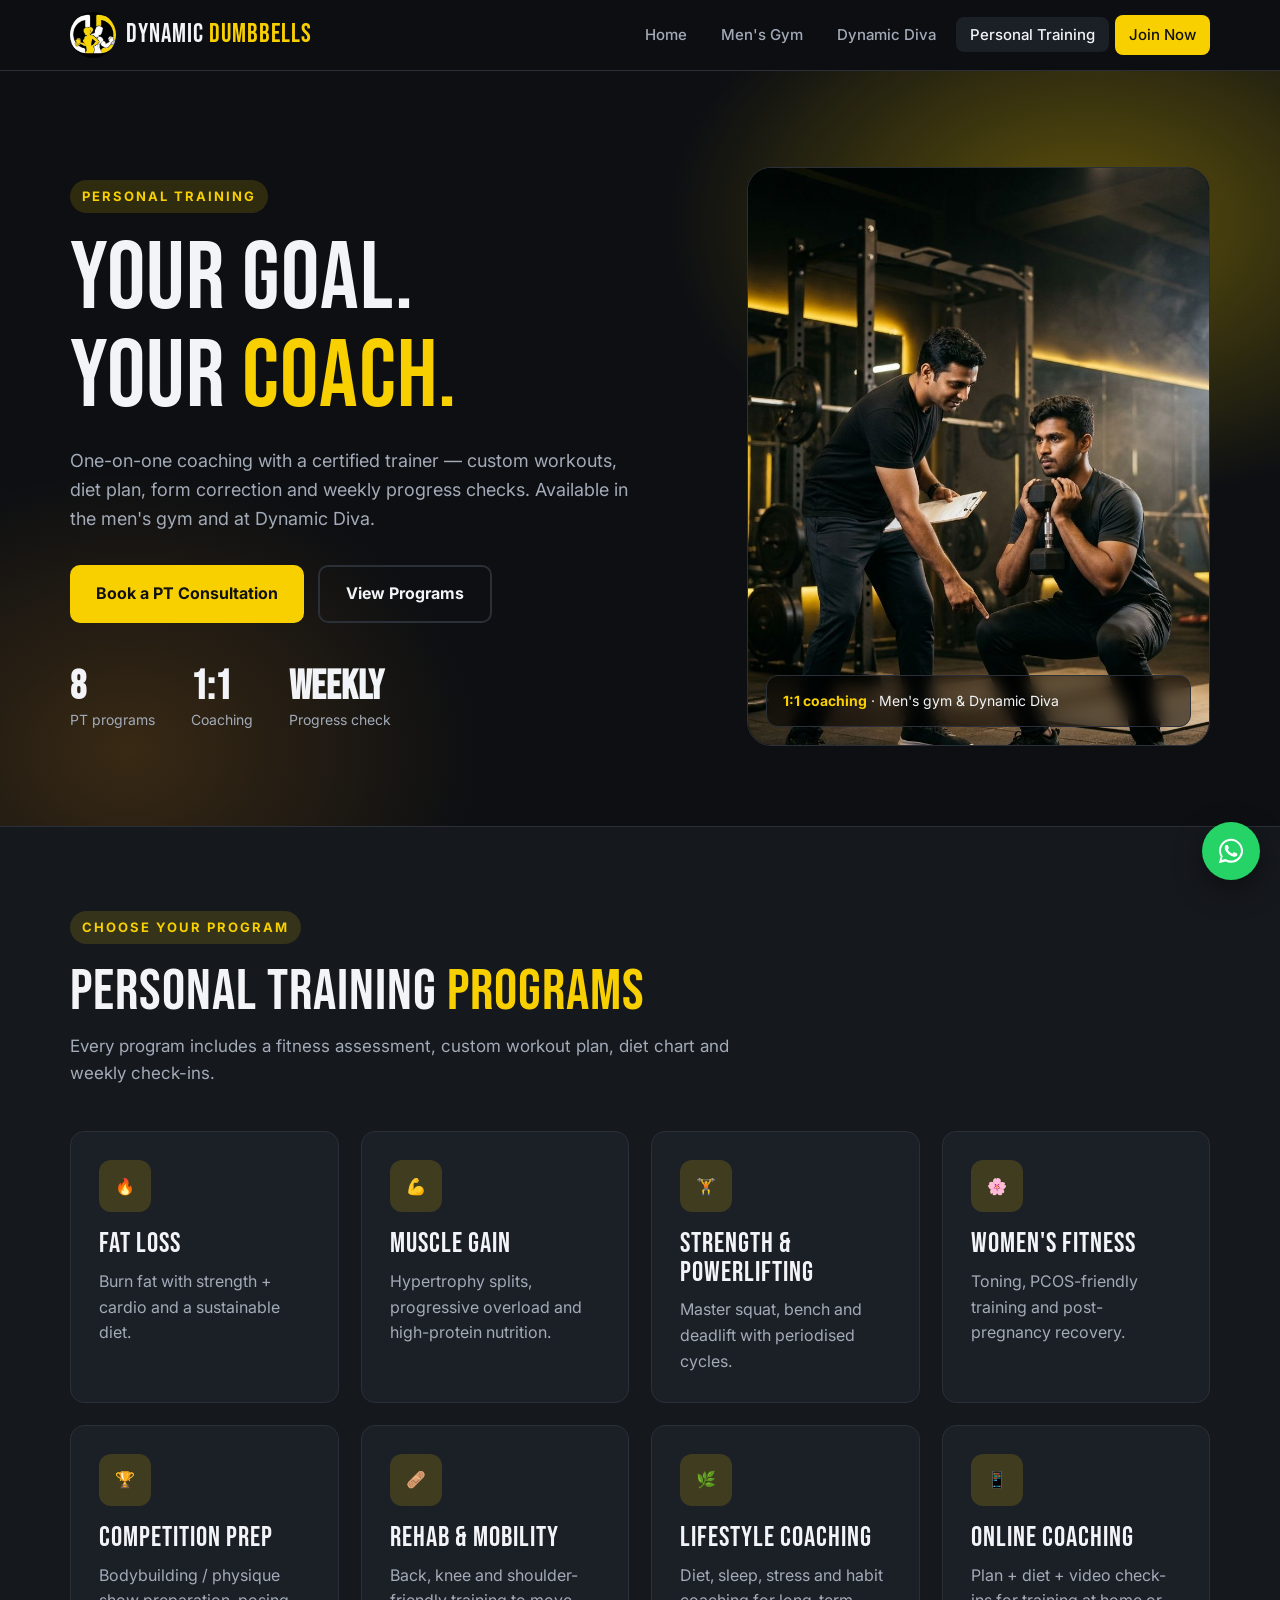
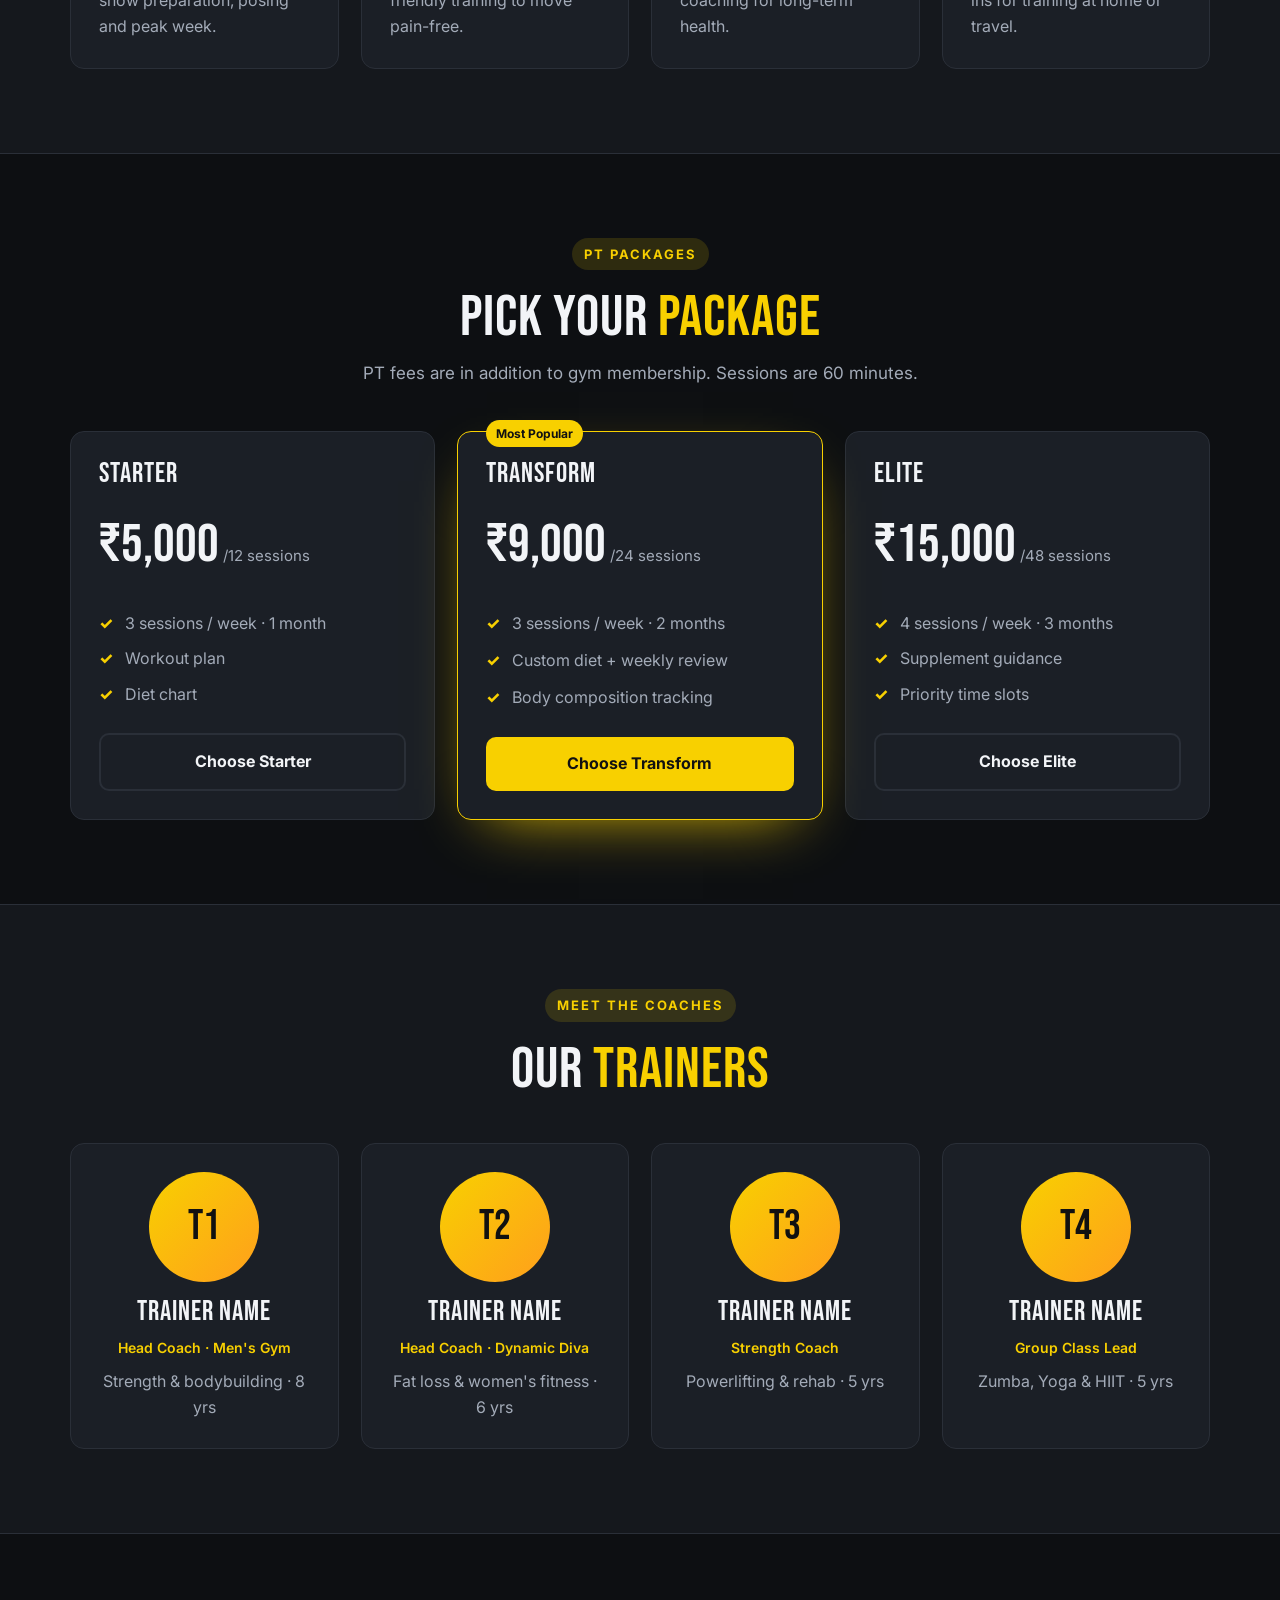
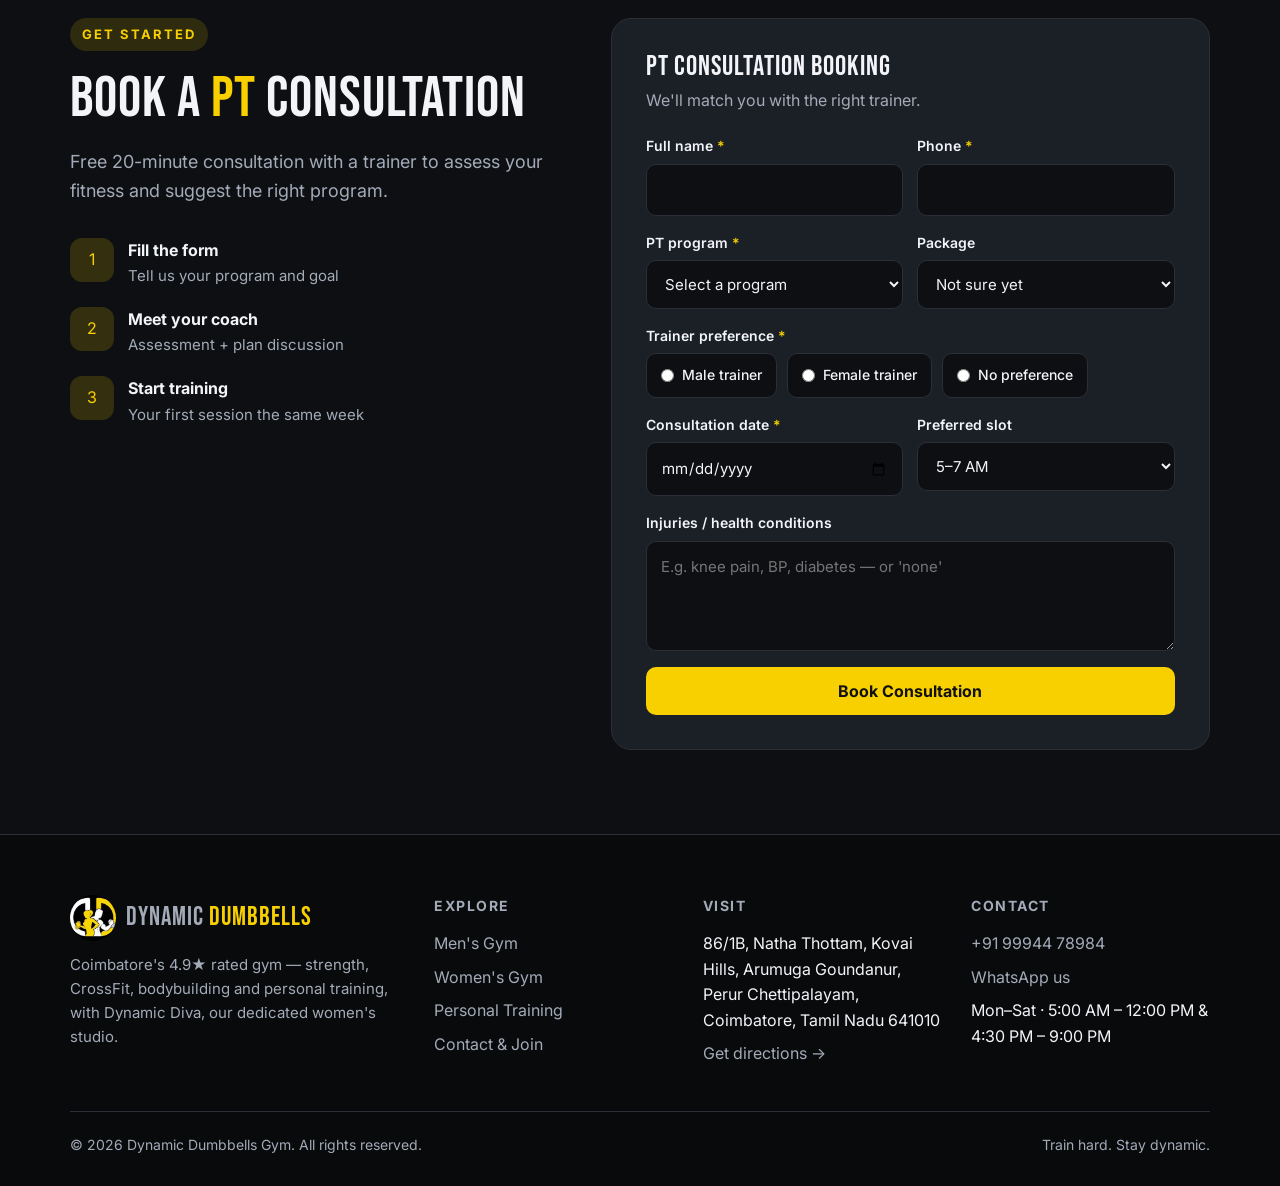
<file: personal-training.html>
<!DOCTYPE html>
<html lang="en">
<head>
  <meta charset="UTF-8">
  <meta name="viewport" content="width=device-width, initial-scale=1.0">
  <title>Personal Training — Dynamic Dumbbells Gym, Coimbatore</title>
  <meta name="description" content="Personal training at Dynamic Dumbbells Gym, Coimbatore: fat loss, muscle gain, strength, women's fitness, competition prep, rehab, lifestyle and online coaching.">
  <link rel="preconnect" href="https://fonts.googleapis.com">
  <link rel="preconnect" href="https://fonts.gstatic.com" crossorigin>
  <link href="https://fonts.googleapis.com/css2?family=Bebas+Neue&family=Inter:wght@400;500;600;700;800&display=swap" rel="stylesheet">
  <meta property="og:title" content="Personal Training — Dynamic Dumbbells">
  <meta property="og:description" content="4.9★ rated gym in Kovai Hills, Coimbatore — strength, CrossFit, Dynamic Diva women&#39;s studio &amp; personal training.">
  <meta property="og:image" content="https://prasanth-mj.github.io/dynamic-dumbbells/images/og-image.jpg">
  <meta property="og:type" content="website">
  <link rel="icon" href="images/logo.png">
  <link rel="apple-touch-icon" href="images/logo.png">
  <meta name="theme-color" content="#0d0f12">
  <link rel="stylesheet" href="styles.css">
</head>
<body data-page="pt">
  <div id="site-header"></div>

  <main>
    <section class="hero">
      <div class="container">
        <div>
          <span class="eyebrow">Personal Training</span>
          <h1>Your Goal.<br>Your <em>Coach.</em></h1>
          <p class="lead">One-on-one coaching with a certified trainer — custom workouts, diet plan, form correction and weekly progress checks. Available in the men's gym and at Dynamic Diva.</p>
          <div class="hero-actions">
            <a href="#book" class="btn">Book a PT Consultation</a>
            <a href="#programs" class="btn btn-outline">View Programs</a>
          </div>
          <div class="hero-stats">
            <div><strong>8</strong><span>PT programs</span></div>
            <div><strong>1:1</strong><span>Coaching</span></div>
            <div><strong>Weekly</strong><span>Progress check</span></div>
          </div>
        </div>
        <div class="hero-art reveal">
          <img class="hero-photo" src="images/pt-hero.jpg" alt="Personal trainer coaching a client" onerror="this.remove()">
          <svg viewBox="0 0 200 120" fill="none" aria-hidden="true">
            <rect x="8" y="30" width="18" height="60" rx="5" fill="#f8d000"/>
            <rect x="30" y="20" width="22" height="80" rx="6" fill="#ffe14d"/>
            <rect x="52" y="54" width="96" height="12" rx="6" fill="#d9dde3"/>
            <rect x="148" y="20" width="22" height="80" rx="6" fill="#ffe14d"/>
            <rect x="174" y="30" width="18" height="60" rx="5" fill="#f8d000"/>
          </svg>
          <div class="tag"><b>1:1 coaching</b> · Men's gym &amp; Dynamic Diva</div>
        </div>
      </div>
    </section>

    <!-- PROGRAMS -->
    <section class="section-alt" id="programs">
      <div class="container">
        <div class="section-head">
          <span class="eyebrow">Choose your program</span>
          <h2>Personal training <em>programs</em></h2>
          <p>Every program includes a fitness assessment, custom workout plan, diet chart and weekly check-ins.</p>
        </div>
        <div class="grid grid-4">
          <div class="card reveal"><div class="icon">🔥</div><h3>Fat Loss</h3><p>Burn fat with strength + cardio and a sustainable diet.</p></div>
          <div class="card reveal"><div class="icon">💪</div><h3>Muscle Gain</h3><p>Hypertrophy splits, progressive overload and high-protein nutrition.</p></div>
          <div class="card reveal"><div class="icon">🏋️</div><h3>Strength &amp; Powerlifting</h3><p>Master squat, bench and deadlift with periodised cycles.</p></div>
          <div class="card reveal"><div class="icon">🌸</div><h3>Women's Fitness</h3><p>Toning, PCOS-friendly training and post-pregnancy recovery.</p></div>
          <div class="card reveal"><div class="icon">🏆</div><h3>Competition Prep</h3><p>Bodybuilding / physique show preparation, posing and peak week.</p></div>
          <div class="card reveal"><div class="icon">🩹</div><h3>Rehab &amp; Mobility</h3><p>Back, knee and shoulder-friendly training to move pain-free.</p></div>
          <div class="card reveal"><div class="icon">🌿</div><h3>Lifestyle Coaching</h3><p>Diet, sleep, stress and habit coaching for long-term health.</p></div>
          <div class="card reveal"><div class="icon">📱</div><h3>Online Coaching</h3><p>Plan + diet + video check-ins for training at home or travel.</p></div>
        </div>
      </div>
    </section>

    <!-- PT PACKAGES -->
    <section>
      <div class="container">
        <div class="section-head center">
          <span class="eyebrow">PT packages</span>
          <h2>Pick your <em>package</em></h2>
          <p>PT fees are in addition to gym membership. Sessions are 60 minutes.</p>
        </div>
        <!-- TODO: update prices -->
        <div class="grid grid-3">
          <div class="card price-card reveal"><h3>Starter</h3><div class="price">₹5,000<small> /12 sessions</small></div><ul><li>3 sessions / week · 1 month</li><li>Workout plan</li><li>Diet chart</li></ul><a href="?Package=Starter%20-%2012%20sessions#book" class="btn btn-outline btn-block">Choose Starter</a></div>
          <div class="card price-card featured reveal"><h3>Transform</h3><div class="price">₹9,000<small> /24 sessions</small></div><ul><li>3 sessions / week · 2 months</li><li>Custom diet + weekly review</li><li>Body composition tracking</li></ul><a href="?Package=Transform%20-%2024%20sessions#book" class="btn btn-block">Choose Transform</a></div>
          <div class="card price-card reveal"><h3>Elite</h3><div class="price">₹15,000<small> /48 sessions</small></div><ul><li>4 sessions / week · 3 months</li><li>Supplement guidance</li><li>Priority time slots</li></ul><a href="?Package=Elite%20-%2048%20sessions#book" class="btn btn-outline btn-block">Choose Elite</a></div>
        </div>
      </div>
    </section>

    <!-- TRAINERS -->
    <section class="section-alt">
      <div class="container">
        <div class="section-head center">
          <span class="eyebrow">Meet the coaches</span>
          <h2>Our <em>trainers</em></h2>
        </div>
        <!-- TODO: replace with real trainer names, photos and certifications -->
        <div class="grid grid-4">
          <div class="card trainer reveal"><div class="avatar">T1</div><h3>Trainer Name</h3><p class="role">Head Coach · Men's Gym</p><p>Strength &amp; bodybuilding · 8 yrs</p></div>
          <div class="card trainer reveal"><div class="avatar">T2</div><h3>Trainer Name</h3><p class="role">Head Coach · Dynamic Diva</p><p>Fat loss &amp; women's fitness · 6 yrs</p></div>
          <div class="card trainer reveal"><div class="avatar">T3</div><h3>Trainer Name</h3><p class="role">Strength Coach</p><p>Powerlifting &amp; rehab · 5 yrs</p></div>
          <div class="card trainer reveal"><div class="avatar">T4</div><h3>Trainer Name</h3><p class="role">Group Class Lead</p><p>Zumba, Yoga &amp; HIIT · 5 yrs</p></div>
        </div>
      </div>
    </section>

    <!-- FORM -->
    <section class="form-section" id="book">
      <div class="container">
        <div>
          <span class="eyebrow">Get started</span>
          <h2>Book a <em>PT</em> consultation</h2>
          <p class="lead">Free 20-minute consultation with a trainer to assess your fitness and suggest the right program.</p>
          <ul class="info-list">
            <li><div class="icon">1</div><div><b>Fill the form</b><span>Tell us your program and goal</span></div></li>
            <li><div class="icon">2</div><div><b>Meet your coach</b><span>Assessment + plan discussion</span></div></li>
            <li><div class="icon">3</div><div><b>Start training</b><span>Your first session the same week</span></div></li>
          </ul>
        </div>
        <div class="form-card">
          <h3>PT Consultation Booking</h3>
          <p>We'll match you with the right trainer.</p>
          <form data-form="Personal Training Booking" novalidate>
            <div class="form-row">
              <div class="field"><label for="p-name">Full name <span class="req">*</span></label><input id="p-name" name="Name" required autocomplete="name"><span class="error">Please enter your name</span></div>
              <div class="field"><label for="p-phone">Phone <span class="req">*</span></label><input id="p-phone" name="Phone" type="tel" required autocomplete="tel"><span class="error">Enter a valid phone number</span></div>
            </div>
            <div class="form-row">
              <div class="field"><label for="p-program">PT program <span class="req">*</span></label>
                <select id="p-program" name="Program" required>
                  <option value="">Select a program</option>
                  <option>Fat Loss</option><option>Muscle Gain</option><option>Strength &amp; Powerlifting</option><option>Women's Fitness</option>
                  <option>Competition Prep</option><option>Rehab &amp; Mobility</option><option>Lifestyle Coaching</option><option>Online Coaching</option>
                </select><span class="error">Please choose a program</span>
              </div>
              <div class="field"><label for="p-package">Package</label>
                <select id="p-package" name="Package">
                  <option value="">Not sure yet</option><option>Starter - 12 sessions</option><option>Transform - 24 sessions</option><option>Elite - 48 sessions</option>
                </select>
              </div>
            </div>
            <div class="field">
              <label>Trainer preference <span class="req">*</span></label>
              <div class="choice-group">
                <label><input type="radio" name="Trainer" value="Male trainer" required> Male trainer</label>
                <label><input type="radio" name="Trainer" value="Female trainer"> Female trainer</label>
                <label><input type="radio" name="Trainer" value="No preference"> No preference</label>
              </div>
              <span class="error">Please choose a preference</span>
            </div>
            <div class="form-row">
              <div class="field"><label for="p-date">Consultation date <span class="req">*</span></label><input id="p-date" name="Date" type="date" required><span class="error">Pick a date</span></div>
              <div class="field"><label for="p-time">Preferred slot</label>
                <select id="p-time" name="Slot"><option>5–7 AM</option><option>7–9 AM</option><option>9 AM–12 PM</option><option>4:30–6:30 PM</option><option>6:30–9 PM</option></select>
              </div>
            </div>
            <div class="field"><label for="p-health">Injuries / health conditions</label><textarea id="p-health" name="Health notes" placeholder="E.g. knee pain, BP, diabetes — or 'none'"></textarea></div>
            <button class="btn btn-block" type="submit">Book Consultation</button>
          </form>
          <div class="form-success"><div class="tick">✓</div><h3>You're almost booked<span data-name></span>!</h3><p>Your booking is ready on WhatsApp — hit send and we'll confirm your trainer and time.</p></div>
        </div>
      </div>
    </section>
  </main>

  <div id="site-footer"></div>
  <script src="script.js"></script>
</body>
</html>
</file>
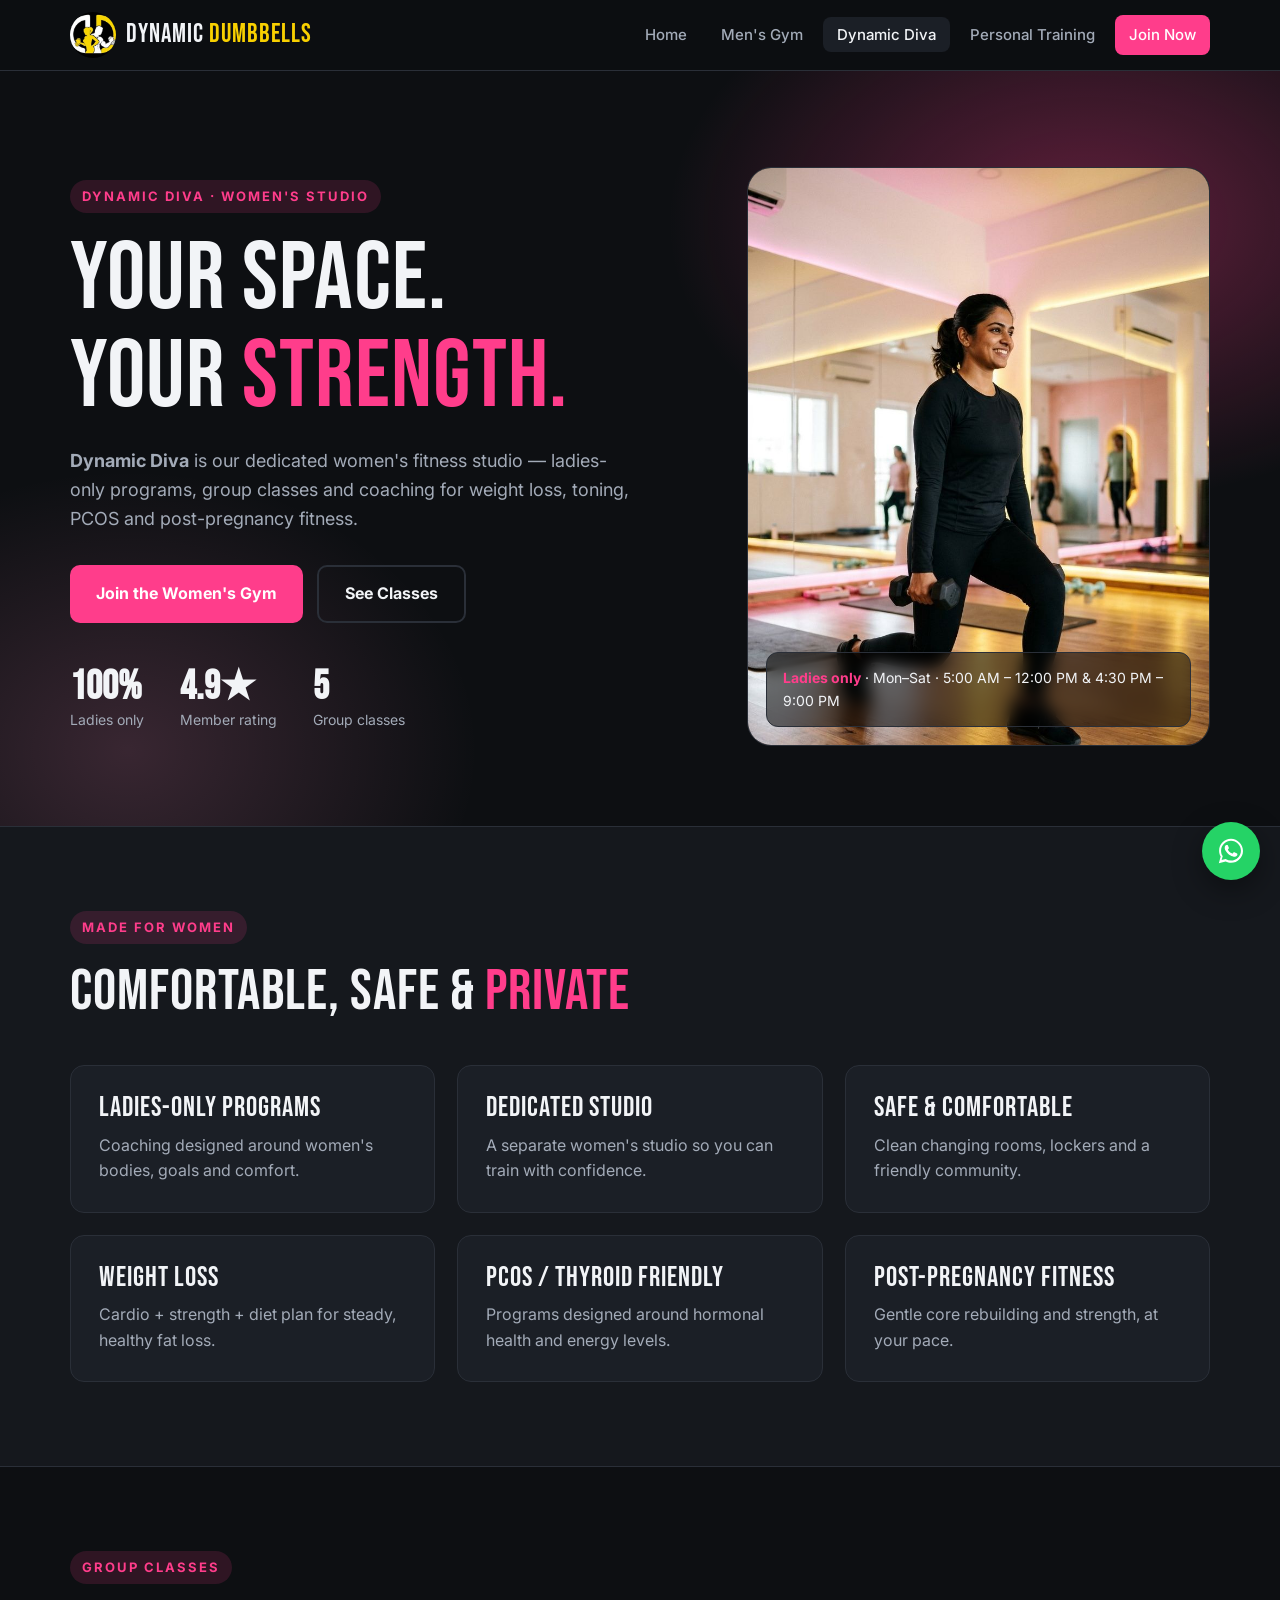
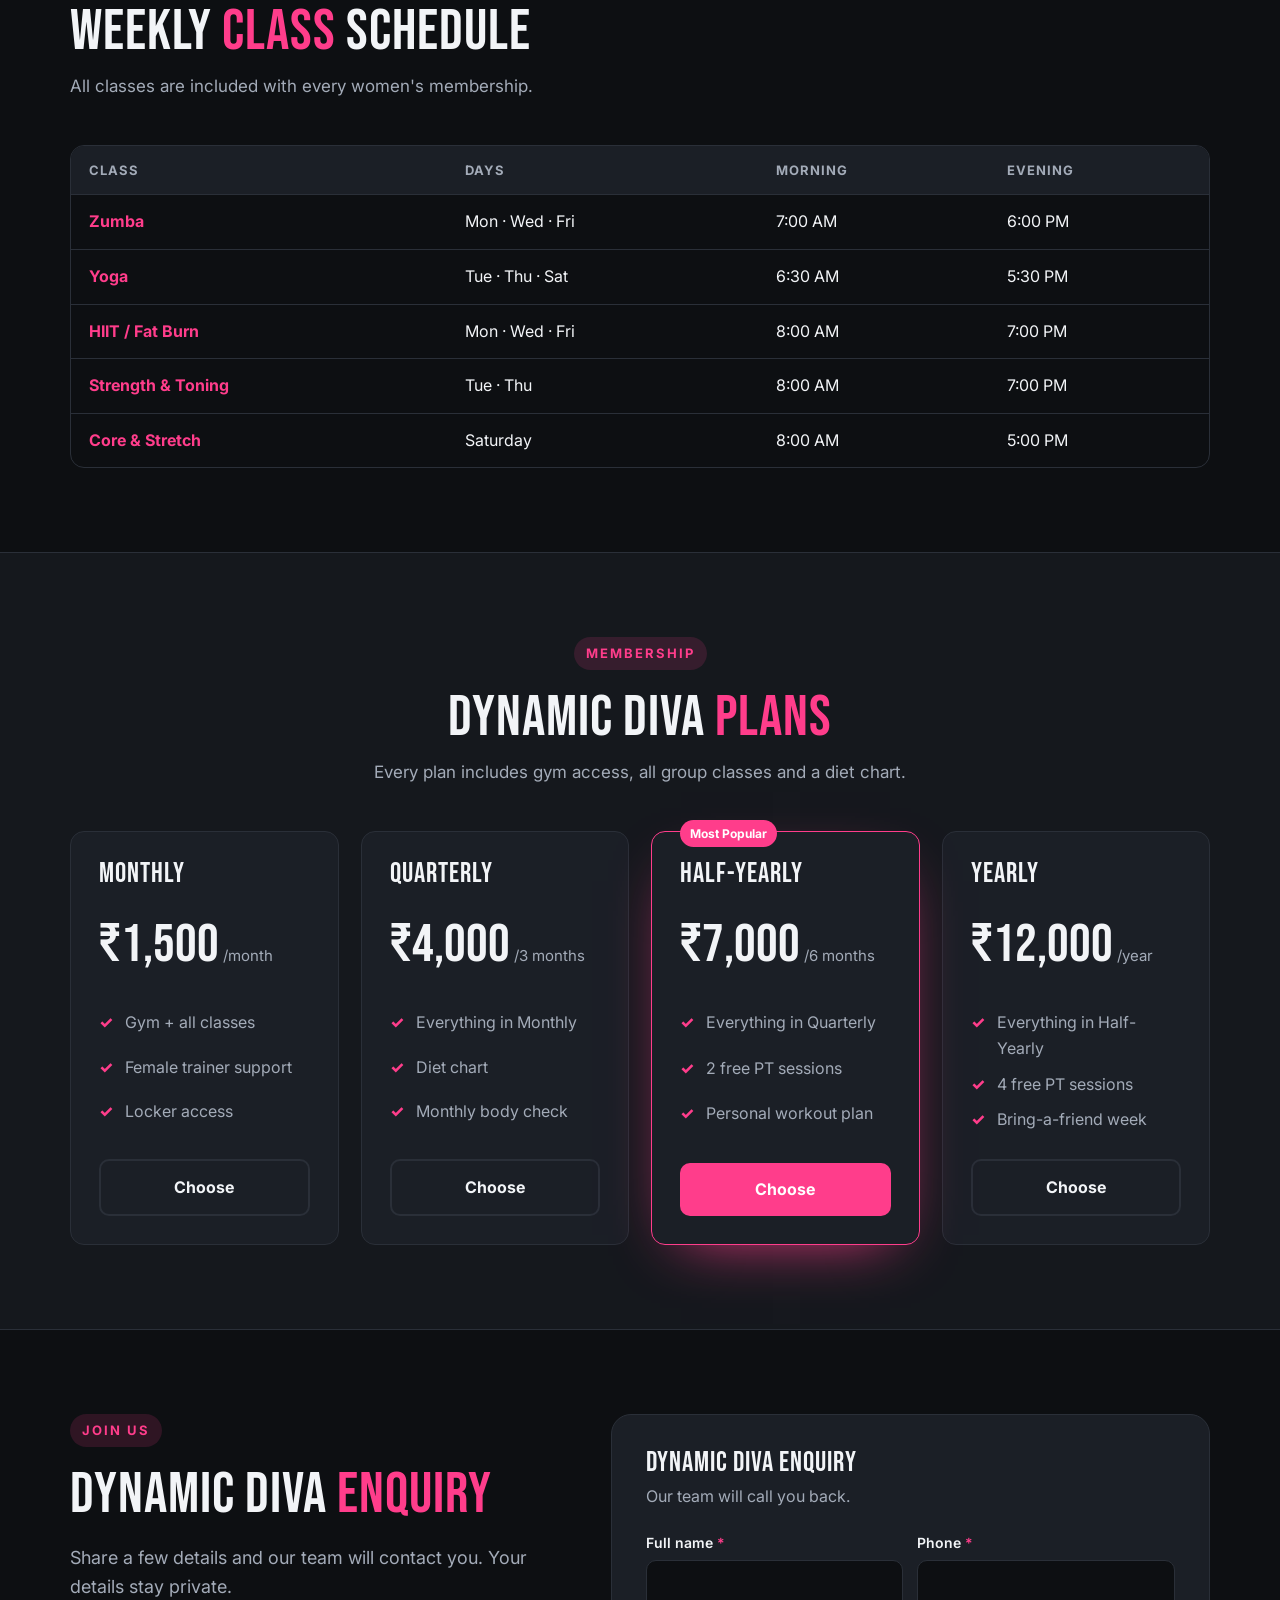
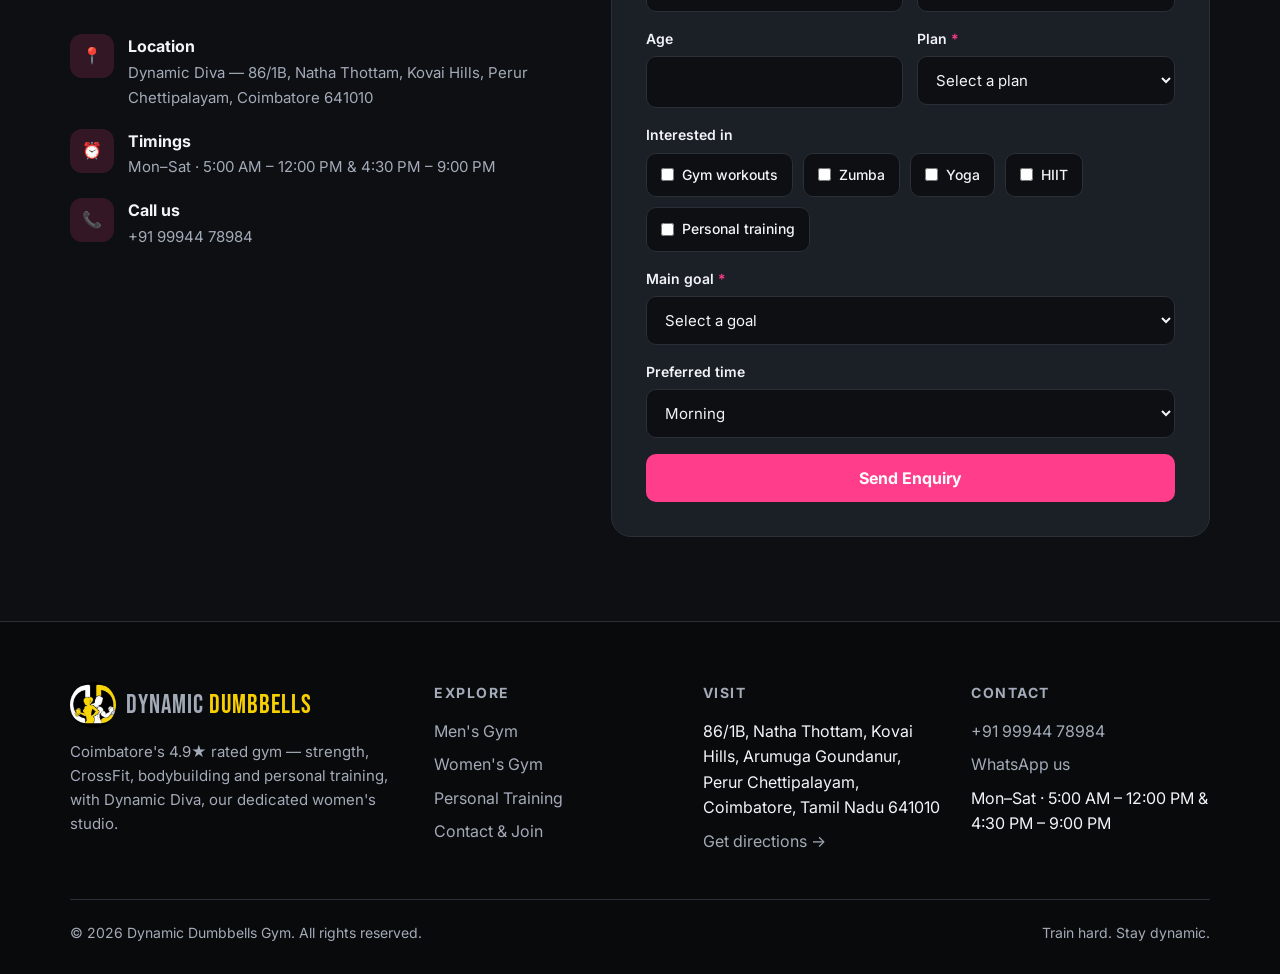
<file: womens-gym.html>
<!DOCTYPE html>
<html lang="en">
<head>
  <meta charset="UTF-8">
  <meta name="viewport" content="width=device-width, initial-scale=1.0">
  <title>Dynamic Diva — Women's Fitness Studio | Dynamic Dumbbells Gym, Coimbatore</title>
  <meta name="description" content="Dynamic Diva by Dynamic Dumbbells Gym, Coimbatore: a dedicated women's fitness studio with ladies-only programs, weight loss, toning, Zumba, Yoga and HIIT.">
  <link rel="preconnect" href="https://fonts.googleapis.com">
  <link rel="preconnect" href="https://fonts.gstatic.com" crossorigin>
  <link href="https://fonts.googleapis.com/css2?family=Bebas+Neue&family=Inter:wght@400;500;600;700;800&display=swap" rel="stylesheet">
  <meta property="og:title" content="Dynamic Diva — Women&#39;s Studio">
  <meta property="og:description" content="4.9★ rated gym in Kovai Hills, Coimbatore — strength, CrossFit, Dynamic Diva women&#39;s studio &amp; personal training.">
  <meta property="og:image" content="https://prasanth-mj.github.io/dynamic-dumbbells/images/og-image.jpg">
  <meta property="og:type" content="website">
  <link rel="icon" href="images/logo.png">
  <link rel="apple-touch-icon" href="images/logo.png">
  <meta name="theme-color" content="#0d0f12">
  <link rel="stylesheet" href="styles.css">
</head>
<body data-page="women" class="theme-women">
  <div id="site-header"></div>

  <main>
    <section class="hero">
      <div class="container">
        <div>
          <span class="eyebrow">Dynamic Diva · Women's Studio</span>
          <h1>Your Space.<br>Your <em>Strength.</em></h1>
          <p class="lead"><b>Dynamic Diva</b> is our dedicated women's fitness studio — ladies-only programs, group classes and coaching for weight loss, toning, PCOS and post-pregnancy fitness.</p>
          <div class="hero-actions">
            <a href="#enquiry" class="btn">Join the Women's Gym</a>
            <a href="#classes" class="btn btn-outline">See Classes</a>
          </div>
          <div class="hero-stats">
            <div><strong>100%</strong><span>Ladies only</span></div>
            <div><strong>4.9★</strong><span>Member rating</span></div>
            <div><strong>5</strong><span>Group classes</span></div>
          </div>
        </div>
        <div class="hero-art reveal">
          <img class="hero-photo" src="images/diva-hero.jpg" alt="Women training at Dynamic Diva studio" onerror="this.remove()">
          <svg viewBox="0 0 200 120" fill="none" aria-hidden="true">
            <rect x="8" y="30" width="18" height="60" rx="5" fill="#ff3d8b"/>
            <rect x="30" y="20" width="22" height="80" rx="6" fill="#ff6aa8"/>
            <rect x="52" y="54" width="96" height="12" rx="6" fill="#d9dde3"/>
            <rect x="148" y="20" width="22" height="80" rx="6" fill="#ff6aa8"/>
            <rect x="174" y="30" width="18" height="60" rx="5" fill="#ff3d8b"/>
          </svg>
          <div class="tag"><b>Ladies only</b> · <span data-gym="hours"></span></div>
        </div>
      </div>
    </section>

    <!-- WHY -->
    <section class="section-alt">
      <div class="container">
        <div class="section-head">
          <span class="eyebrow">Made for women</span>
          <h2>Comfortable, safe &amp; <em>private</em></h2>
        </div>
        <div class="grid grid-3">
          <div class="card reveal"><h3>Ladies-Only Programs</h3><p>Coaching designed around women's bodies, goals and comfort.</p></div>
          <div class="card reveal"><h3>Dedicated Studio</h3><p>A separate women's studio so you can train with confidence.</p></div>
          <div class="card reveal"><h3>Safe &amp; Comfortable</h3><p>Clean changing rooms, lockers and a friendly community.</p></div>
          <div class="card reveal"><h3>Weight Loss</h3><p>Cardio + strength + diet plan for steady, healthy fat loss.</p></div>
          <div class="card reveal"><h3>PCOS / Thyroid Friendly</h3><p>Programs designed around hormonal health and energy levels.</p></div>
          <div class="card reveal"><h3>Post-Pregnancy Fitness</h3><p>Gentle core rebuilding and strength, at your pace.</p></div>
        </div>
      </div>
    </section>

    <!-- CLASSES -->
    <section id="classes">
      <div class="container">
        <div class="section-head">
          <span class="eyebrow">Group classes</span>
          <h2>Weekly <em>class</em> schedule</h2>
          <p>All classes are included with every women's membership.</p>
        </div>
        <div class="table-wrap reveal">
          <table>
            <thead><tr><th>Class</th><th>Days</th><th>Morning</th><th>Evening</th></tr></thead>
            <tbody>
              <tr><td><b>Zumba</b></td><td>Mon · Wed · Fri</td><td>7:00 AM</td><td>6:00 PM</td></tr>
              <tr><td><b>Yoga</b></td><td>Tue · Thu · Sat</td><td>6:30 AM</td><td>5:30 PM</td></tr>
              <tr><td><b>HIIT / Fat Burn</b></td><td>Mon · Wed · Fri</td><td>8:00 AM</td><td>7:00 PM</td></tr>
              <tr><td><b>Strength &amp; Toning</b></td><td>Tue · Thu</td><td>8:00 AM</td><td>7:00 PM</td></tr>
              <tr><td><b>Core &amp; Stretch</b></td><td>Saturday</td><td>8:00 AM</td><td>5:00 PM</td></tr>
            </tbody>
          </table>
        </div>
      </div>
    </section>

    <!-- PLANS -->
    <section class="section-alt" id="plans">
      <div class="container">
        <div class="section-head center">
          <span class="eyebrow">Membership</span>
          <h2>Dynamic Diva <em>plans</em></h2>
          <p>Every plan includes gym access, all group classes and a diet chart.</p>
        </div>
        <!-- TODO: update prices -->
        <div class="grid grid-4">
          <div class="card price-card reveal"><h3>Monthly</h3><div class="price">₹1,500<small> /month</small></div><ul><li>Gym + all classes</li><li>Female trainer support</li><li>Locker access</li></ul><a href="?Plan=Monthly#enquiry" class="btn btn-outline btn-block">Choose</a></div>
          <div class="card price-card reveal"><h3>Quarterly</h3><div class="price">₹4,000<small> /3 months</small></div><ul><li>Everything in Monthly</li><li>Diet chart</li><li>Monthly body check</li></ul><a href="?Plan=Quarterly#enquiry" class="btn btn-outline btn-block">Choose</a></div>
          <div class="card price-card featured reveal"><h3>Half-Yearly</h3><div class="price">₹7,000<small> /6 months</small></div><ul><li>Everything in Quarterly</li><li>2 free PT sessions</li><li>Personal workout plan</li></ul><a href="?Plan=Half-Yearly#enquiry" class="btn btn-block">Choose</a></div>
          <div class="card price-card reveal"><h3>Yearly</h3><div class="price">₹12,000<small> /year</small></div><ul><li>Everything in Half-Yearly</li><li>4 free PT sessions</li><li>Bring-a-friend week</li></ul><a href="?Plan=Yearly#enquiry" class="btn btn-outline btn-block">Choose</a></div>
        </div>
      </div>
    </section>

    <!-- FORM -->
    <section class="form-section" id="enquiry">
      <div class="container">
        <div>
          <span class="eyebrow">Join us</span>
          <h2>Dynamic Diva <em>enquiry</em></h2>
          <p class="lead">Share a few details and our team will contact you. Your details stay private.</p>
          <ul class="info-list">
            <li><div class="icon">📍</div><div><b>Location</b><span data-gym="womenAddress"></span></div></li>
            <li><div class="icon">⏰</div><div><b>Timings</b><span data-gym="hours"></span></div></li>
            <li><div class="icon">📞</div><div><b>Call us</b><span><a data-gym-tel data-gym="phone"></a></span></div></li>
          </ul>
        </div>
        <div class="form-card">
          <h3>Dynamic Diva Enquiry</h3>
          <p>Our team will call you back.</p>
          <form data-form="Dynamic Diva (Women) Enquiry" novalidate>
            <div class="form-row">
              <div class="field"><label for="w-name">Full name <span class="req">*</span></label><input id="w-name" name="Name" required autocomplete="name"><span class="error">Please enter your name</span></div>
              <div class="field"><label for="w-phone">Phone <span class="req">*</span></label><input id="w-phone" name="Phone" type="tel" required autocomplete="tel"><span class="error">Enter a valid phone number</span></div>
            </div>
            <div class="form-row">
              <div class="field"><label for="w-age">Age</label><input id="w-age" name="Age" type="number" min="14" max="80"></div>
              <div class="field"><label for="w-plan">Plan <span class="req">*</span></label>
                <select id="w-plan" name="Plan" required>
                  <option value="">Select a plan</option><option>Monthly</option><option>Quarterly</option><option>Half-Yearly</option><option>Yearly</option>
                </select><span class="error">Please choose a plan</span>
              </div>
            </div>
            <div class="field">
              <label>Interested in</label>
              <div class="choice-group">
                <label><input type="checkbox" name="Interested in" value="Gym workouts"> Gym workouts</label>
                <label><input type="checkbox" name="Interested in" value="Zumba"> Zumba</label>
                <label><input type="checkbox" name="Interested in" value="Yoga"> Yoga</label>
                <label><input type="checkbox" name="Interested in" value="HIIT"> HIIT</label>
                <label><input type="checkbox" name="Interested in" value="Personal training"> Personal training</label>
              </div>
            </div>
            <div class="field"><label for="w-goal">Main goal <span class="req">*</span></label>
              <select id="w-goal" name="Goal" required>
                <option value="">Select a goal</option><option>Weight loss</option><option>Toning &amp; strength</option><option>PCOS / thyroid support</option><option>Post-pregnancy fitness</option><option>General fitness</option>
              </select><span class="error">Please choose a goal</span>
            </div>
            <div class="field"><label for="w-time">Preferred time</label>
              <select id="w-time" name="Preferred time"><option>Morning</option><option>Afternoon</option><option>Evening</option></select>
            </div>
            <button class="btn btn-block" type="submit">Send Enquiry</button>
          </form>
          <div class="form-success"><div class="tick">✓</div><h3>Thanks<span data-name></span>!</h3><p>Your enquiry is ready on WhatsApp — hit send and our team will reach out soon.</p></div>
        </div>
      </div>
    </section>
  </main>

  <div id="site-footer"></div>
  <script src="script.js"></script>
</body>
</html>
</file>
<file: styles.css>
/* Dynamic Dumbbells Gym — shared styles */
:root {
  --bg: #0d0f12;
  --bg-2: #15181d;
  --card: #1b1f26;
  --line: #2a2f38;
  --text: #f2f4f7;
  --muted: #a3abb8;
  --accent: #f8d000;          /* brand yellow (from logo) */
  --accent-2: #ff9f1c;
  --on-accent: #111;          /* text on accent buttons */
  --men: #f8d000;
  --women: #ff3d8b;
  --pt: #22c3a6;
  --radius: 14px;
  --max: 1180px;
  --font-display: "Bebas Neue", Impact, sans-serif;
  --font-body: "Inter", system-ui, -apple-system, sans-serif;
}

* { box-sizing: border-box; margin: 0; padding: 0; }
html { scroll-behavior: smooth; }
body {
  background: var(--bg);
  color: var(--text);
  font-family: var(--font-body);
  line-height: 1.6;
  -webkit-font-smoothing: antialiased;
}
img { max-width: 100%; display: block; }
a { color: inherit; text-decoration: none; }
.container { width: 100%; max-width: var(--max); margin: 0 auto; padding: 0 20px; }

/* Theme per page */
body.theme-men   { --accent: var(--men); }
body.theme-women { --accent: var(--women); --accent-2: #ff8fc0; --on-accent: #fff; }

/* ---------- Header ---------- */
.site-header {
  position: sticky; top: 0; z-index: 50;
  background: rgba(13, 15, 18, .9);
  backdrop-filter: blur(10px);
  border-bottom: 1px solid var(--line);
}
.nav { display: flex; align-items: center; justify-content: space-between; height: 70px; }
.logo { display: flex; align-items: center; gap: 10px; font-family: var(--font-display); font-size: 26px; letter-spacing: 1px; }
.logo-mark { width: 46px; height: 46px; border-radius: 50%; object-fit: cover; background: #000; }
.logo span b { color: var(--men); font-weight: 400; }
.nav-links { display: flex; gap: 6px; list-style: none; align-items: center; }
.nav-links a {
  padding: 8px 14px; border-radius: 8px; font-size: 15px; font-weight: 500; color: var(--muted);
  transition: color .2s, background .2s;
}
.nav-links a:hover, .nav-links a.active { color: var(--text); background: var(--card); }
.nav-links a.btn { color: var(--on-accent); background: var(--accent); }
.nav-toggle { display: none; background: none; border: 0; color: var(--text); cursor: pointer; padding: 8px; }

/* ---------- Buttons ---------- */
.btn {
  display: inline-flex; align-items: center; justify-content: center; gap: 8px;
  padding: 14px 26px; border-radius: 10px; border: 0; cursor: pointer;
  background: var(--accent); color: var(--on-accent); font-weight: 700; font-size: 16px; font-family: inherit;
  transition: transform .15s, box-shadow .2s, filter .2s;
}
.btn:hover { transform: translateY(-2px); box-shadow: 0 10px 30px -10px var(--accent); filter: brightness(1.08); }
.btn-outline { background: transparent; border: 2px solid var(--line); color: var(--text); }
.btn-outline:hover { border-color: var(--accent); box-shadow: none; }
.btn-block { width: 100%; }

/* ---------- Hero ---------- */
.hero { position: relative; overflow: hidden; padding: 96px 0 80px; }
.hero::before {
  content: ""; position: absolute; inset: 0;
  background:
    radial-gradient(600px 400px at 85% 20%, color-mix(in srgb, var(--accent) 35%, transparent), transparent 70%),
    radial-gradient(500px 400px at 10% 90%, color-mix(in srgb, var(--accent-2) 18%, transparent), transparent 70%);
  pointer-events: none;
}
.hero .container { position: relative; display: grid; grid-template-columns: 1.15fr .85fr; gap: 50px; align-items: center; }
.eyebrow {
  display: inline-block; font-size: 13px; font-weight: 700; letter-spacing: 2px; text-transform: uppercase;
  color: var(--accent); background: color-mix(in srgb, var(--accent) 14%, transparent);
  padding: 6px 12px; border-radius: 999px; margin-bottom: 18px;
}
h1, h2, h3 { font-family: var(--font-display); font-weight: 400; letter-spacing: 1px; line-height: 1.02; }
h1 { font-size: clamp(52px, 8vw, 96px); }
h1 em, h2 em { font-style: normal; color: var(--accent); }
h2 { font-size: clamp(38px, 5vw, 58px); }
h3 { font-size: 28px; }
.lead { font-size: 18px; color: var(--muted); margin: 20px 0 32px; max-width: 560px; }
.hero-actions { display: flex; gap: 14px; flex-wrap: wrap; }
.hero-stats { display: flex; gap: 36px; margin-top: 44px; flex-wrap: wrap; }
.hero-stats strong { display: block; font-family: var(--font-display); font-size: 40px; color: var(--text); line-height: 1; }
.hero-stats span { font-size: 14px; color: var(--muted); }

/* Hero visual (no stock photos needed) */
.hero-art {
  aspect-ratio: 4 / 5; border-radius: 24px; position: relative; overflow: hidden;
  background: linear-gradient(160deg, var(--bg-2), #0a0b0d);
  border: 1px solid var(--line);
  display: grid; place-items: center;
}
.hero-art svg { width: 70%; height: auto; filter: drop-shadow(0 20px 40px color-mix(in srgb, var(--accent) 45%, transparent)); }
.hero-art .tag {
  position: absolute; left: 18px; bottom: 18px; right: 18px;
  background: rgba(0,0,0,.55); backdrop-filter: blur(8px); border: 1px solid var(--line);
  border-radius: 12px; padding: 14px 16px; font-size: 14px;
}
.hero-art .tag b { color: var(--accent); }

/* ---------- Sections ---------- */
section { padding: 84px 0; }
.section-alt { background: var(--bg-2); border-top: 1px solid var(--line); border-bottom: 1px solid var(--line); }
.section-head { max-width: 680px; margin-bottom: 44px; }
.section-head p { color: var(--muted); margin-top: 12px; font-size: 17px; }
.center { text-align: center; margin-left: auto; margin-right: auto; }

.grid { display: grid; gap: 22px; }
.grid-2 { grid-template-columns: repeat(2, 1fr); }
.grid-3 { grid-template-columns: repeat(3, 1fr); }
.grid-4 { grid-template-columns: repeat(4, 1fr); }

.card {
  background: var(--card); border: 1px solid var(--line); border-radius: var(--radius);
  padding: 28px; transition: transform .2s, border-color .2s;
}
.card:hover { transform: translateY(-4px); border-color: color-mix(in srgb, var(--accent) 60%, var(--line)); }
.card p { color: var(--muted); margin-top: 10px; }
.icon {
  width: 52px; height: 52px; border-radius: 12px; display: grid; place-items: center; margin-bottom: 18px;
  background: color-mix(in srgb, var(--accent) 16%, transparent); color: var(--accent);
}
.icon svg { width: 26px; height: 26px; }

/* Split gym cards on home */
.gym-split { display: grid; grid-template-columns: 1fr 1fr; gap: 22px; }
.gym-card {
  position: relative; border-radius: 20px; padding: 40px; min-height: 380px; overflow: hidden;
  display: flex; flex-direction: column; justify-content: flex-end; border: 1px solid var(--line);
}
.gym-card.men   { background: linear-gradient(160deg, #2a2304 0%, #100e04 60%); --accent: var(--men); --on-accent: #111; }
.gym-card.women { background: linear-gradient(160deg, #2a0816 0%, #12060c 60%); --accent: var(--women); --on-accent: #fff; }
.gym-card .big {
  position: absolute; top: 10px; right: 20px; font-family: var(--font-display);
  font-size: 160px; line-height: 1; color: var(--accent); opacity: .12;
}
.gym-card h3 { font-size: 46px; }
.gym-card p { color: #d4d8de; margin: 10px 0 22px; max-width: 420px; }
.gym-card ul { list-style: none; margin-bottom: 26px; display: grid; gap: 6px; }
.gym-card li::before { content: "✓ "; color: var(--accent); font-weight: 700; }

/* Pricing */
.price-card { display: flex; flex-direction: column; }
.price-card.featured { border-color: var(--accent); box-shadow: 0 20px 60px -30px var(--accent); position: relative; }
.price-card.featured::before {
  content: "Most Popular"; position: absolute; top: -12px; left: 28px;
  background: var(--accent); color: var(--on-accent); font-size: 12px; font-weight: 700; padding: 4px 10px; border-radius: 999px;
}
.price { font-family: var(--font-display); font-size: 54px; margin: 14px 0 4px; }
.price small { font-family: var(--font-body); font-size: 15px; color: var(--muted); }
.price-card ul { list-style: none; margin: 18px 0 26px; display: grid; gap: 10px; flex: 1; }
.price-card li { color: var(--muted); padding-left: 26px; position: relative; }
.price-card li::before { content: "✓"; position: absolute; left: 0; color: var(--accent); font-weight: 800; }

/* Timetable */
.table-wrap { overflow-x: auto; border-radius: var(--radius); border: 1px solid var(--line); }
table { width: 100%; border-collapse: collapse; min-width: 560px; }
th, td { padding: 14px 18px; text-align: left; border-bottom: 1px solid var(--line); }
th { background: var(--card); font-size: 13px; text-transform: uppercase; letter-spacing: 1px; color: var(--muted); }
tr:last-child td { border-bottom: 0; }
td b { color: var(--accent); }

/* Trainers */
.trainer { text-align: center; }
.avatar {
  width: 110px; height: 110px; border-radius: 50%; margin: 0 auto 16px;
  background: linear-gradient(135deg, var(--accent), var(--accent-2));
  display: grid; place-items: center; font-family: var(--font-display); font-size: 42px; color: var(--on-accent);
}
.trainer .role { color: var(--accent); font-size: 14px; font-weight: 600; }

/* Testimonials */
.quote { font-size: 17px; color: var(--text); }
.quote-by { margin-top: 16px; color: var(--muted); font-size: 14px; }
.stars { color: var(--accent-2); letter-spacing: 2px; margin-bottom: 10px; }

/* ---------- Forms ---------- */
.form-section .container { display: grid; grid-template-columns: .9fr 1.1fr; gap: 50px; align-items: start; }
.form-card { background: var(--card); border: 1px solid var(--line); border-radius: 20px; padding: 34px; }
.form-card h3 { margin-bottom: 6px; }
.form-card > p { color: var(--muted); margin-bottom: 22px; }
.form-row { display: grid; grid-template-columns: 1fr 1fr; gap: 14px; }
.field { display: flex; flex-direction: column; gap: 6px; margin-bottom: 16px; }
.field label { font-size: 14px; font-weight: 600; }
.field label .req { color: var(--accent); }
input, select, textarea {
  width: 100%; padding: 13px 14px; border-radius: 10px; border: 1px solid var(--line);
  background: var(--bg); color: var(--text); font: inherit; font-size: 15px;
  transition: border-color .2s, box-shadow .2s;
}
input:focus, select:focus, textarea:focus {
  outline: none; border-color: var(--accent);
  box-shadow: 0 0 0 3px color-mix(in srgb, var(--accent) 25%, transparent);
}
textarea { min-height: 110px; resize: vertical; }
.field.invalid input, .field.invalid select, .field.invalid textarea { border-color: #ff4d4d; }
.field .error { font-size: 13px; color: #ff6b6b; display: none; }
.field.invalid .error { display: block; }
.choice-group { display: flex; flex-wrap: wrap; gap: 10px; }
.choice-group label {
  display: flex; align-items: center; gap: 8px; padding: 10px 14px; border: 1px solid var(--line);
  border-radius: 10px; cursor: pointer; font-weight: 500; font-size: 14px; background: var(--bg);
}
.choice-group input { width: auto; accent-color: var(--accent); }
.choice-group label:has(input:checked) { border-color: var(--accent); background: color-mix(in srgb, var(--accent) 12%, var(--bg)); }
.form-note { font-size: 13px; color: var(--muted); margin-top: 12px; text-align: center; }
.form-success {
  display: none; text-align: center; padding: 30px 10px;
}
.form-success .tick {
  width: 72px; height: 72px; border-radius: 50%; margin: 0 auto 16px; display: grid; place-items: center;
  background: color-mix(in srgb, var(--accent) 18%, transparent); color: var(--accent); font-size: 36px;
}
.form-success p { color: var(--muted); margin-top: 8px; }
form.sent { display: none; }
form.sent + .form-success { display: block; }

.info-list { list-style: none; display: grid; gap: 18px; margin-top: 28px; }
.info-list li { display: flex; gap: 14px; align-items: flex-start; }
.info-list .icon { margin: 0; flex-shrink: 0; width: 44px; height: 44px; }
.info-list b { display: block; }
.info-list span { color: var(--muted); font-size: 15px; }

/* CTA banner */
.cta-banner {
  border-radius: 24px; padding: 56px; text-align: center;
  background: linear-gradient(135deg, color-mix(in srgb, var(--accent) 85%, #000), color-mix(in srgb, var(--accent-2) 60%, #000));
}
.cta-banner p { margin: 12px auto 26px; max-width: 560px; color: rgba(255,255,255,.88); }
.cta-banner .btn { background: #fff; color: #111; }

/* Map */
.map { border-radius: var(--radius); overflow: hidden; border: 1px solid var(--line); height: 340px; }
.map iframe { width: 100%; height: 100%; border: 0; filter: grayscale(.4) invert(.9) hue-rotate(180deg); }

/* ---------- Footer ---------- */
.site-footer { border-top: 1px solid var(--line); padding: 60px 0 30px; background: #090a0c; }
.footer-grid { display: grid; grid-template-columns: 1.4fr 1fr 1fr 1fr; gap: 30px; }
.site-footer h4 { font-size: 14px; text-transform: uppercase; letter-spacing: 1.5px; color: var(--muted); margin-bottom: 14px; }
.site-footer ul { list-style: none; display: grid; gap: 8px; }
.site-footer a { color: var(--muted); }
.site-footer a:hover { color: var(--text); }
.site-footer p { color: var(--muted); font-size: 15px; margin-top: 12px; max-width: 320px; }
.copyright { margin-top: 44px; padding-top: 22px; border-top: 1px solid var(--line); color: var(--muted); font-size: 14px; display: flex; justify-content: space-between; flex-wrap: wrap; gap: 10px; }

/* Floating WhatsApp */
.wa-float {
  position: fixed; right: 20px; bottom: 20px; z-index: 60; width: 58px; height: 58px; border-radius: 50%;
  background: #25d366; display: grid; place-items: center; box-shadow: 0 10px 30px rgba(0,0,0,.4);
  transition: transform .2s;
}
.wa-float:hover { transform: scale(1.08); }
.wa-float svg { width: 30px; height: 30px; fill: #fff; }

/* Reveal animation */
.reveal { opacity: 0; transform: translateY(24px); transition: opacity .6s ease, transform .6s ease; }
.reveal.in { opacity: 1; transform: none; }
@media (prefers-reduced-motion: reduce) {
  .reveal { opacity: 1; transform: none; transition: none; }
  html { scroll-behavior: auto; }
}


/* ---------- Photos (fall back to graphics if a file is missing) ---------- */
.hero-photo { position: absolute; inset: 0; width: 100%; height: 100%; object-fit: cover; }
.card-photo { position: absolute; inset: 0; width: 100%; height: 100%; object-fit: cover; }
.gym-card::before {
  content: ""; position: absolute; inset: 0; z-index: 1;
  background: linear-gradient(to top, rgba(0,0,0,.94) 30%, rgba(0,0,0,.35) 100%);
}
.gym-card .card-photo { z-index: 0; }
.gym-card > *:not(.card-photo):not(.big) { position: relative; z-index: 2; }
.gym-card .big { z-index: 2; }
.gallery { display: grid; grid-template-columns: repeat(3, 1fr); gap: 14px; }
.gallery figure { border-radius: var(--radius); overflow: hidden; aspect-ratio: 4 / 3; border: 1px solid var(--line); background: var(--card); }
.gallery img { width: 100%; height: 100%; object-fit: cover; transition: transform .5s; }
.gallery figure:hover img { transform: scale(1.05); }
@media (max-width: 760px) { .gallery { grid-template-columns: 1fr 1fr; gap: 10px; } }

/* ---------- Responsive ---------- */
@media (max-width: 980px) {
  .hero .container, .form-section .container { grid-template-columns: 1fr; }
  .hero-art { max-width: 420px; aspect-ratio: 1; }
  .grid-3, .grid-4 { grid-template-columns: repeat(2, 1fr); }
  .footer-grid { grid-template-columns: 1fr 1fr; }
}
@media (max-width: 760px) {
  .nav-toggle { display: block; }
  .nav-links {
    position: absolute; top: 70px; left: 0; right: 0; flex-direction: column; align-items: stretch;
    background: var(--bg); border-bottom: 1px solid var(--line); padding: 12px 16px 18px;
    display: none;
  }
  .nav-links.open { display: flex; }
  .nav-links a { padding: 12px 14px; }
  .gym-split, .grid-2, .grid-3, .grid-4, .form-row { grid-template-columns: 1fr; }
  .gym-card { padding: 28px; min-height: 320px; }
  section { padding: 64px 0; }
  .hero { padding: 60px 0; }
  .container { padding: 0 16px; }
  .cta-banner { padding: 40px 22px; }
  .form-card { padding: 24px 18px; }
  .footer-grid { grid-template-columns: 1fr; }
}

/* When a hero photo is present, hide the fallback dumbbell graphic */
.hero-photo ~ svg { display: none; }
.hero-art:has(.hero-photo) { background: #000; }
</file>
